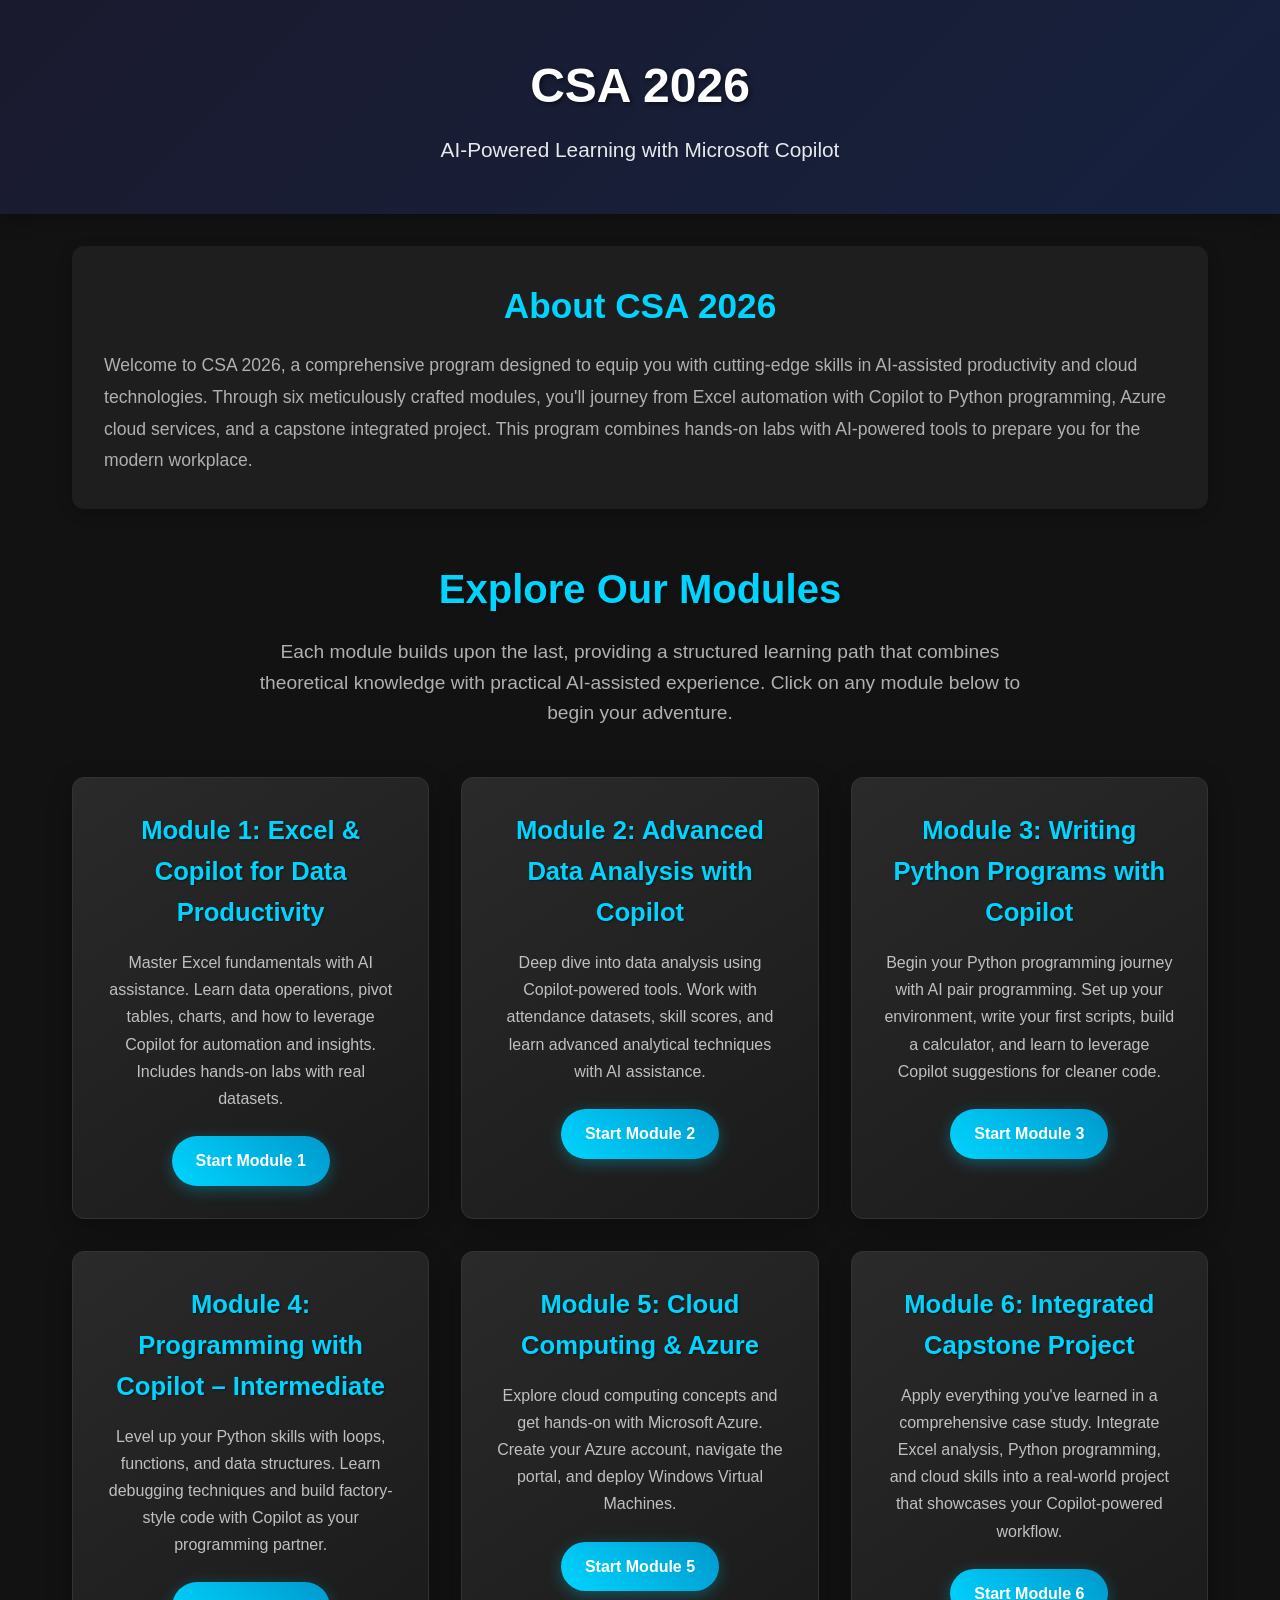
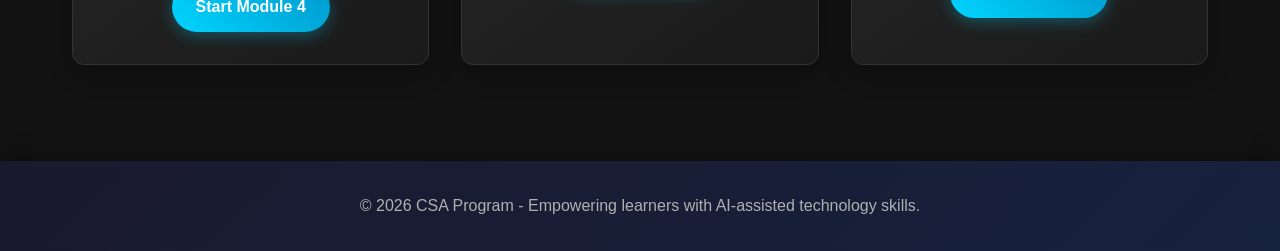
<file: index.html>
<!DOCTYPE html>
<html lang="en">
<head>
    <meta charset="UTF-8">
    <meta name="viewport" content="width=device-width, initial-scale=1.0">
    <title>CSA 2026 - AI-Powered Learning with Copilot</title>
    <link rel="stylesheet" href="styles.css">
</head>
<body>
    <header>
        <h1>CSA 2026</h1>
        <p>AI-Powered Learning with Microsoft Copilot</p>
    </header>
    <main>
        <section class="intro">
            <h2>About CSA 2026</h2>
            <p>Welcome to CSA 2026, a comprehensive program designed to equip you with cutting-edge skills in AI-assisted productivity and cloud technologies. Through six meticulously crafted modules, you'll journey from Excel automation with Copilot to Python programming, Azure cloud services, and a capstone integrated project. This program combines hands-on labs with AI-powered tools to prepare you for the modern workplace.</p>
        </section>
        <section class="hero">
            <h2>Explore Our Modules</h2>
            <p>Each module builds upon the last, providing a structured learning path that combines theoretical knowledge with practical AI-assisted experience. Click on any module below to begin your adventure.</p>
        </section>
        <section class="modules">
            <div class="module">
                <h3>Module 1: Excel & Copilot for Data Productivity</h3>
                <p>Master Excel fundamentals with AI assistance. Learn data operations, pivot tables, charts, and how to leverage Copilot for automation and insights. Includes hands-on labs with real datasets.</p>
                <a href="Content/Module 1/">Start Module 1</a>
            </div>
            <div class="module">
                <h3>Module 2: Advanced Data Analysis with Copilot</h3>
                <p>Deep dive into data analysis using Copilot-powered tools. Work with attendance datasets, skill scores, and learn advanced analytical techniques with AI assistance.</p>
                <a href="Content/Module 2/">Start Module 2</a>
            </div>
            <div class="module">
                <h3>Module 3: Writing Python Programs with Copilot</h3>
                <p>Begin your Python programming journey with AI pair programming. Set up your environment, write your first scripts, build a calculator, and learn to leverage Copilot suggestions for cleaner code.</p>
                <a href="Content/Module 3/">Start Module 3</a>
            </div>
            <div class="module">
                <h3>Module 4: Programming with Copilot – Intermediate</h3>
                <p>Level up your Python skills with loops, functions, and data structures. Learn debugging techniques and build factory-style code with Copilot as your programming partner.</p>
                <a href="Content/Module 4/">Start Module 4</a>
            </div>
            <div class="module">
                <h3>Module 5: Cloud Computing & Azure</h3>
                <p>Explore cloud computing concepts and get hands-on with Microsoft Azure. Create your Azure account, navigate the portal, and deploy Windows Virtual Machines.</p>
                <a href="Content/Module 5/">Start Module 5</a>
            </div>
            <div class="module">
                <h3>Module 6: Integrated Capstone Project</h3>
                <p>Apply everything you've learned in a comprehensive case study. Integrate Excel analysis, Python programming, and cloud skills into a real-world project that showcases your Copilot-powered workflow.</p>
                <a href="Content/Module 6/">Start Module 6</a>
            </div>
        </section>
    </main>
    <footer>
        <p>&copy; 2026 CSA Program - Empowering learners with AI-assisted technology skills.</p>
    </footer>
</body>
</html>
</file>
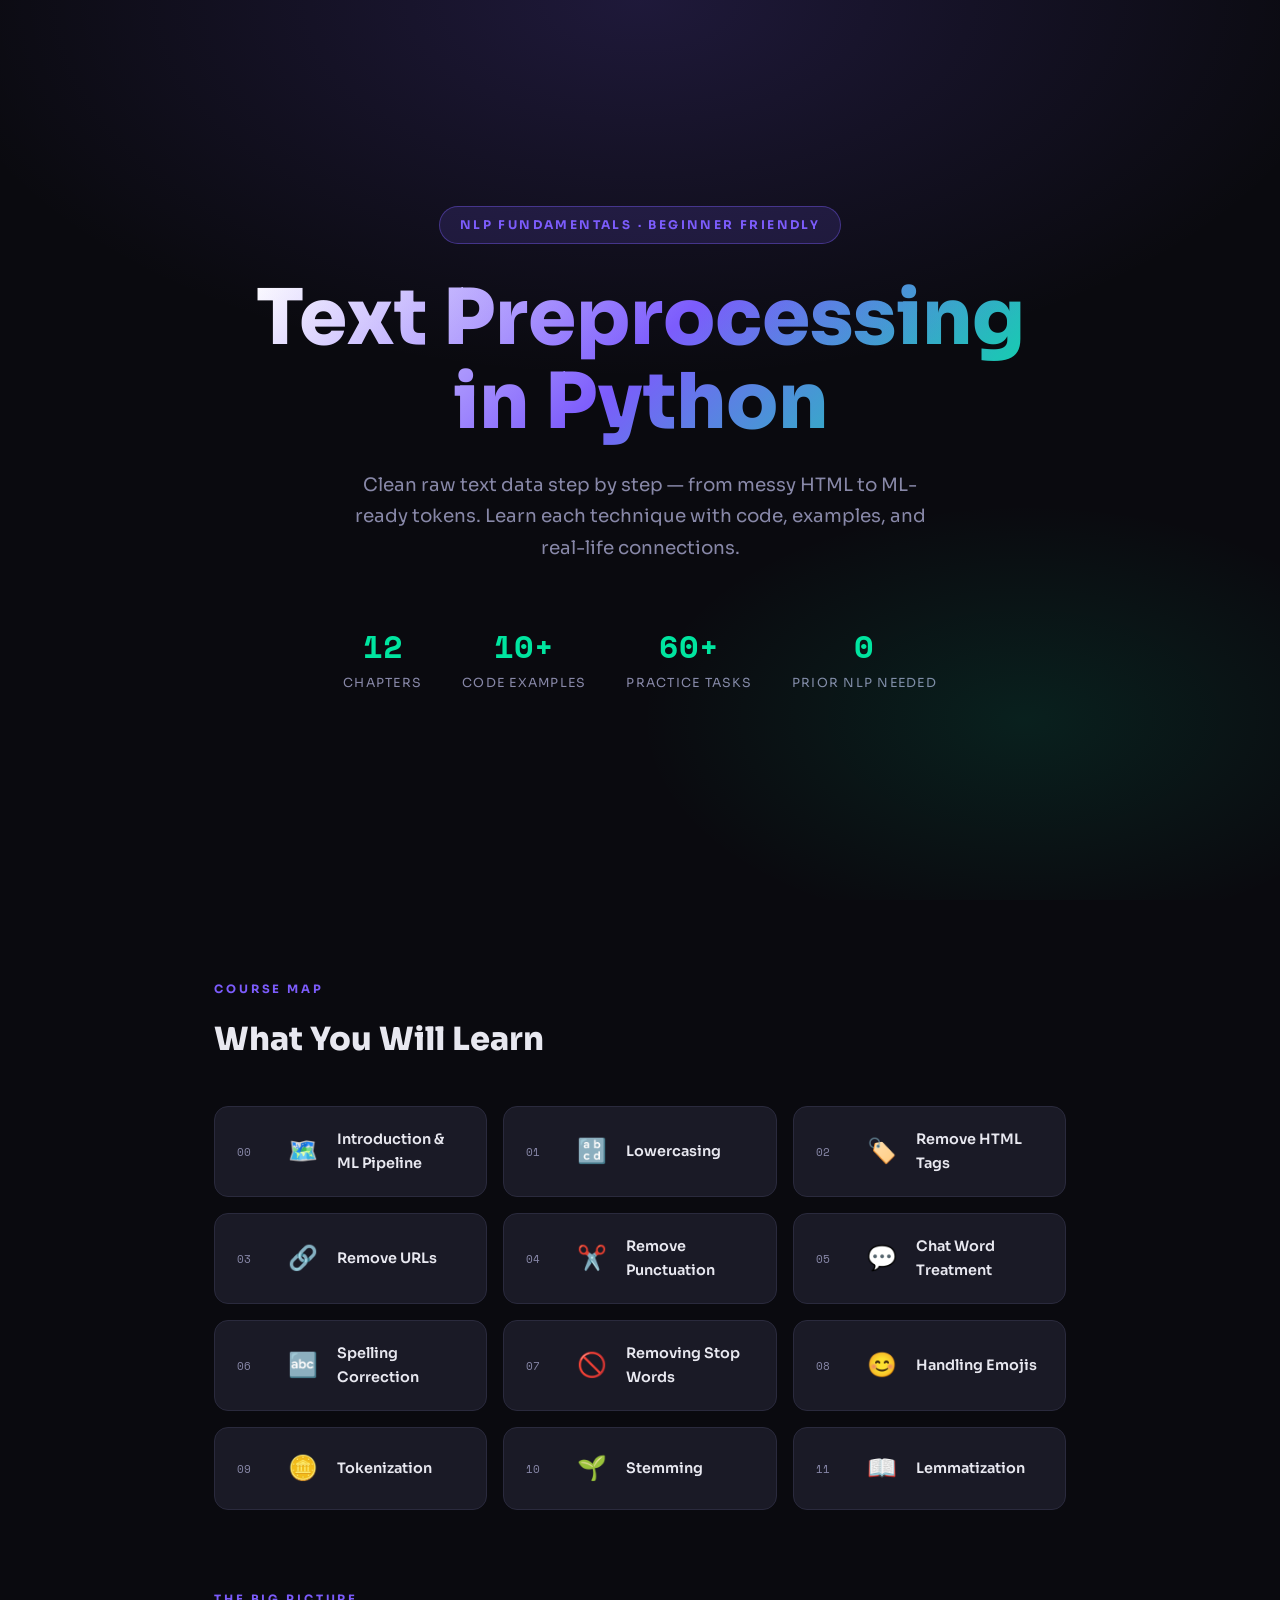
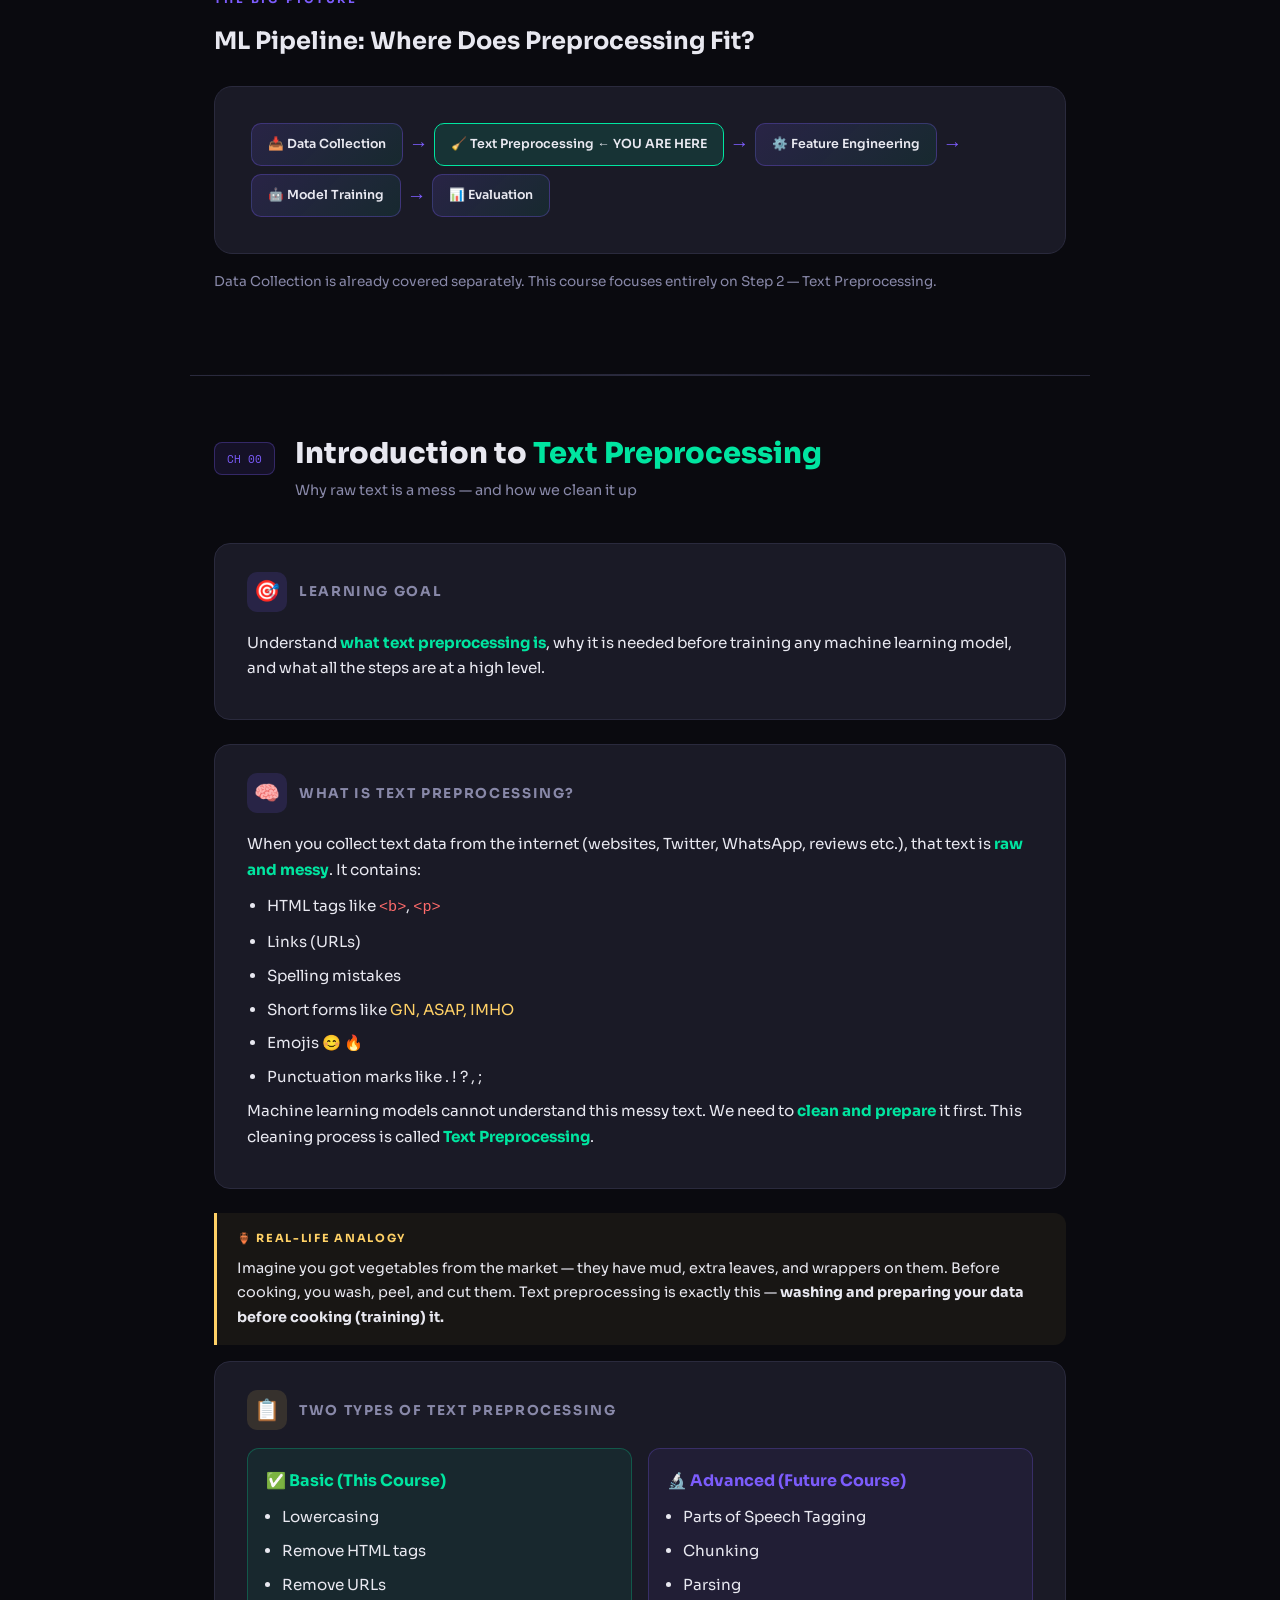
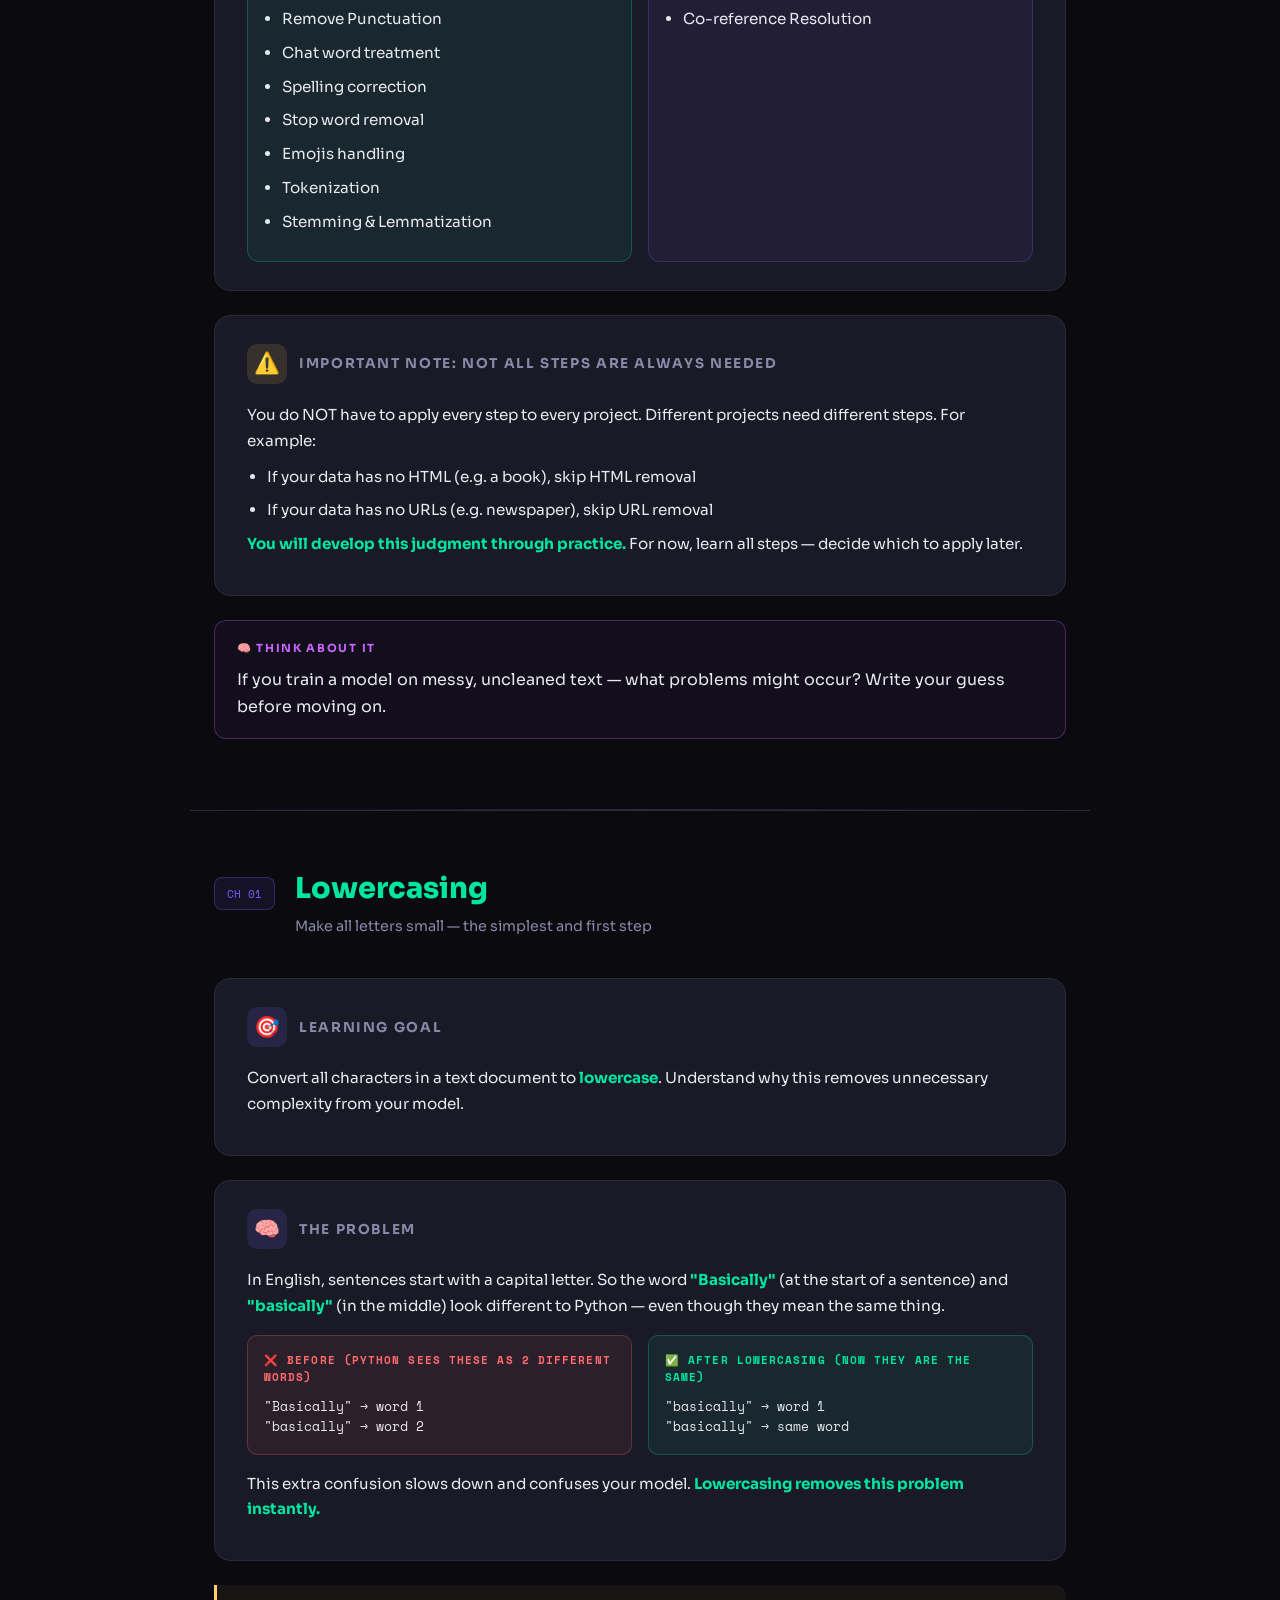
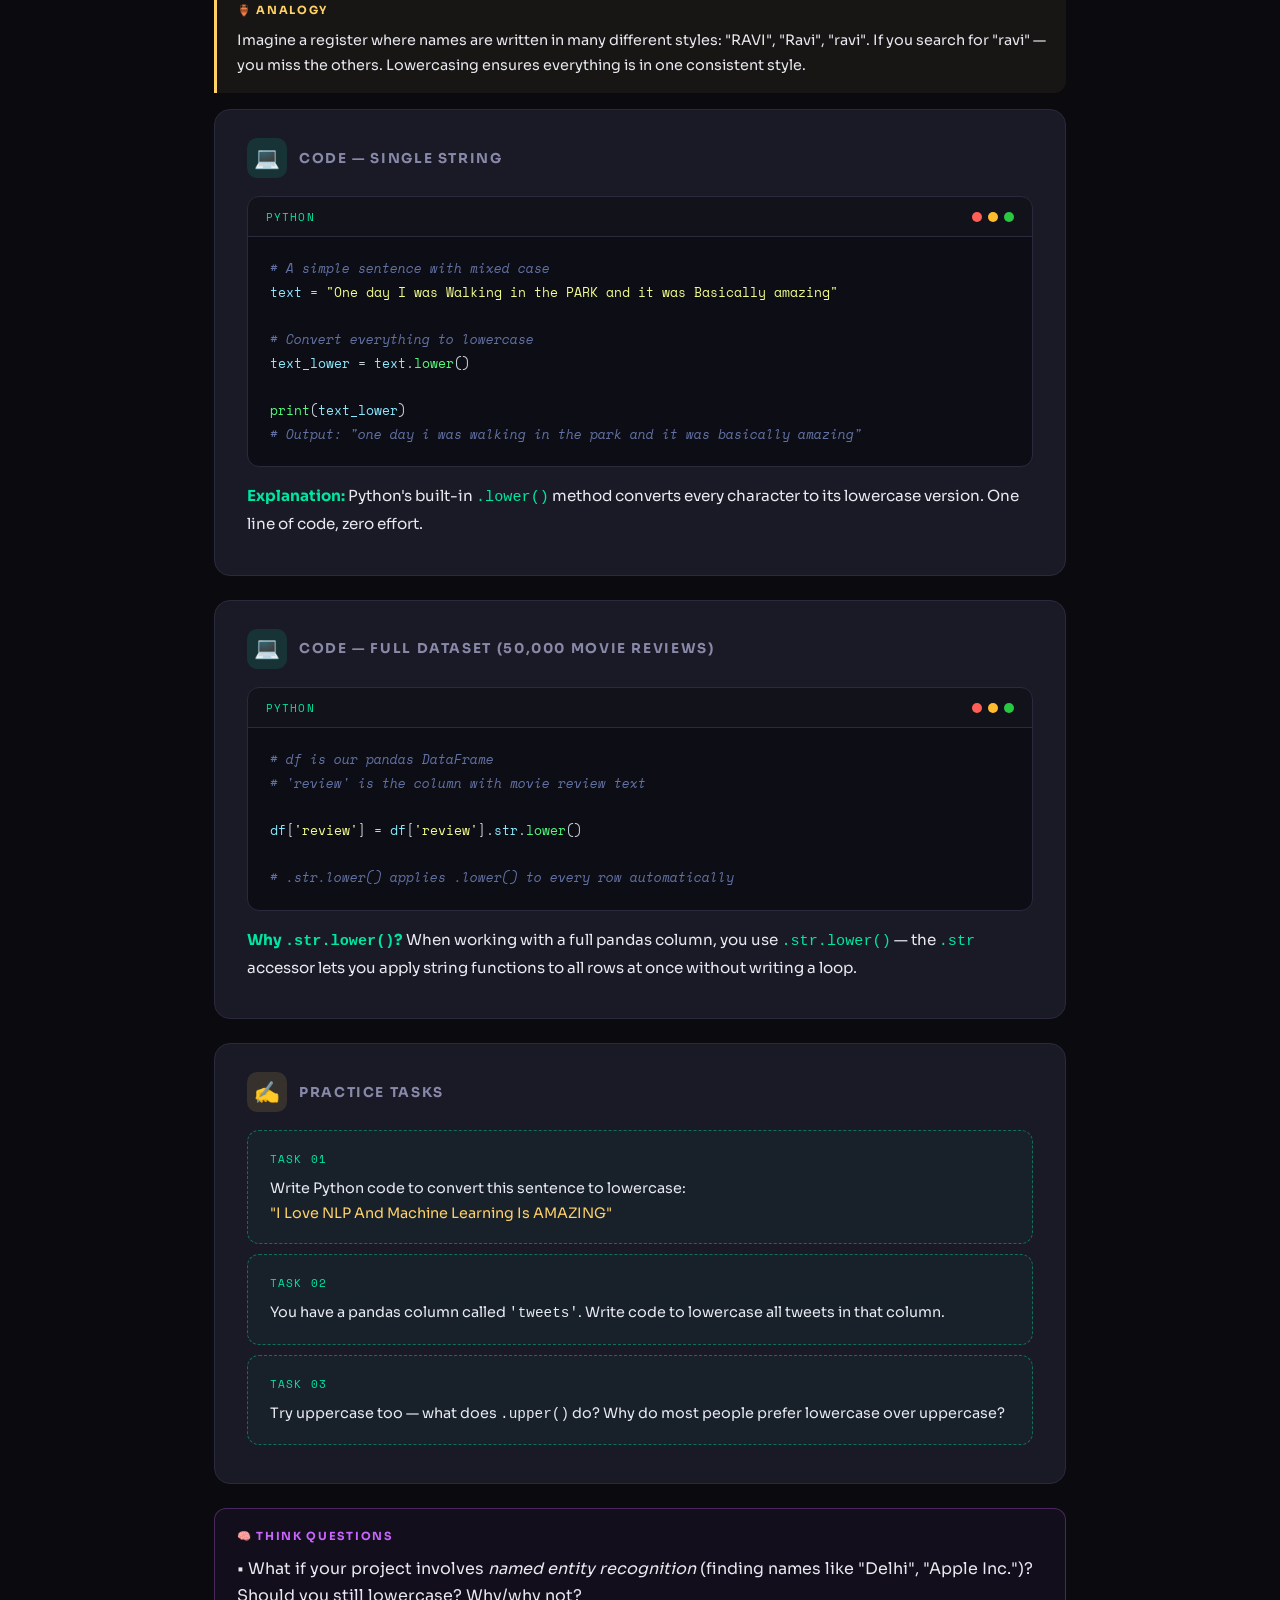
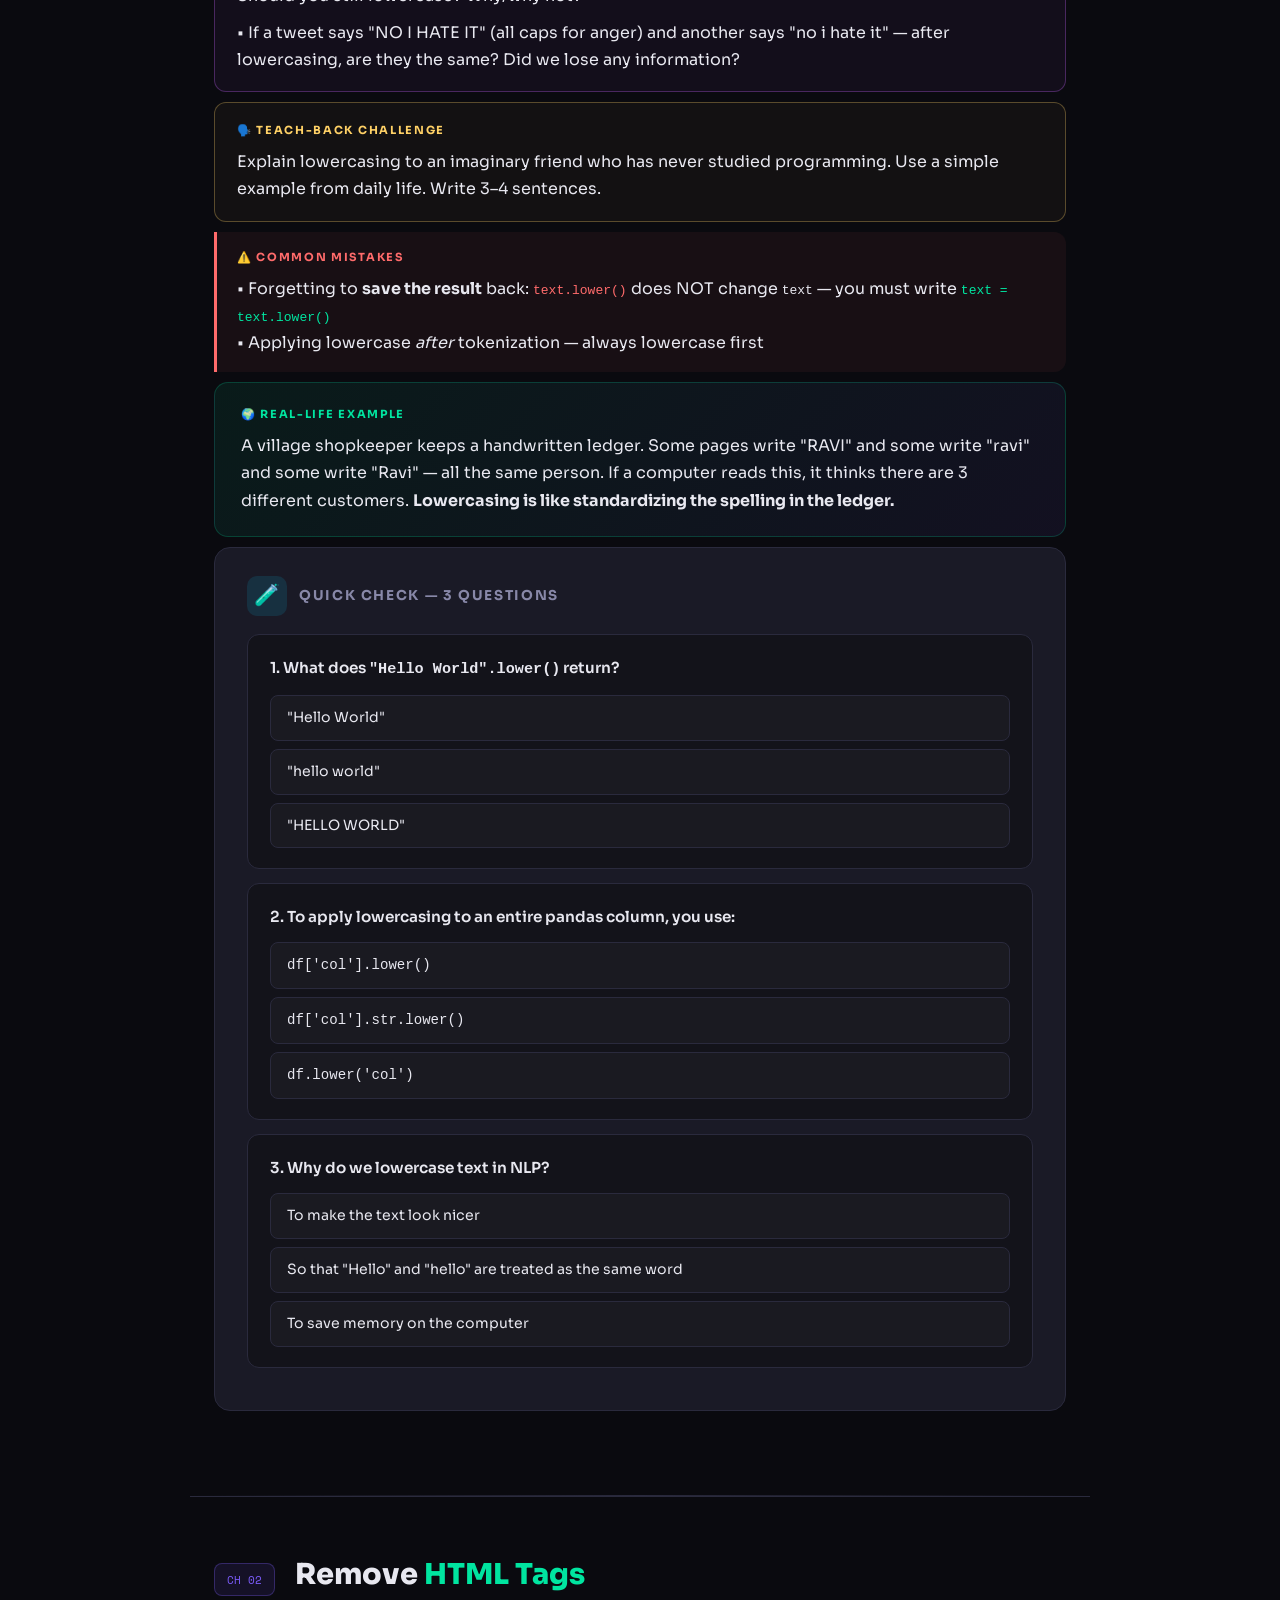
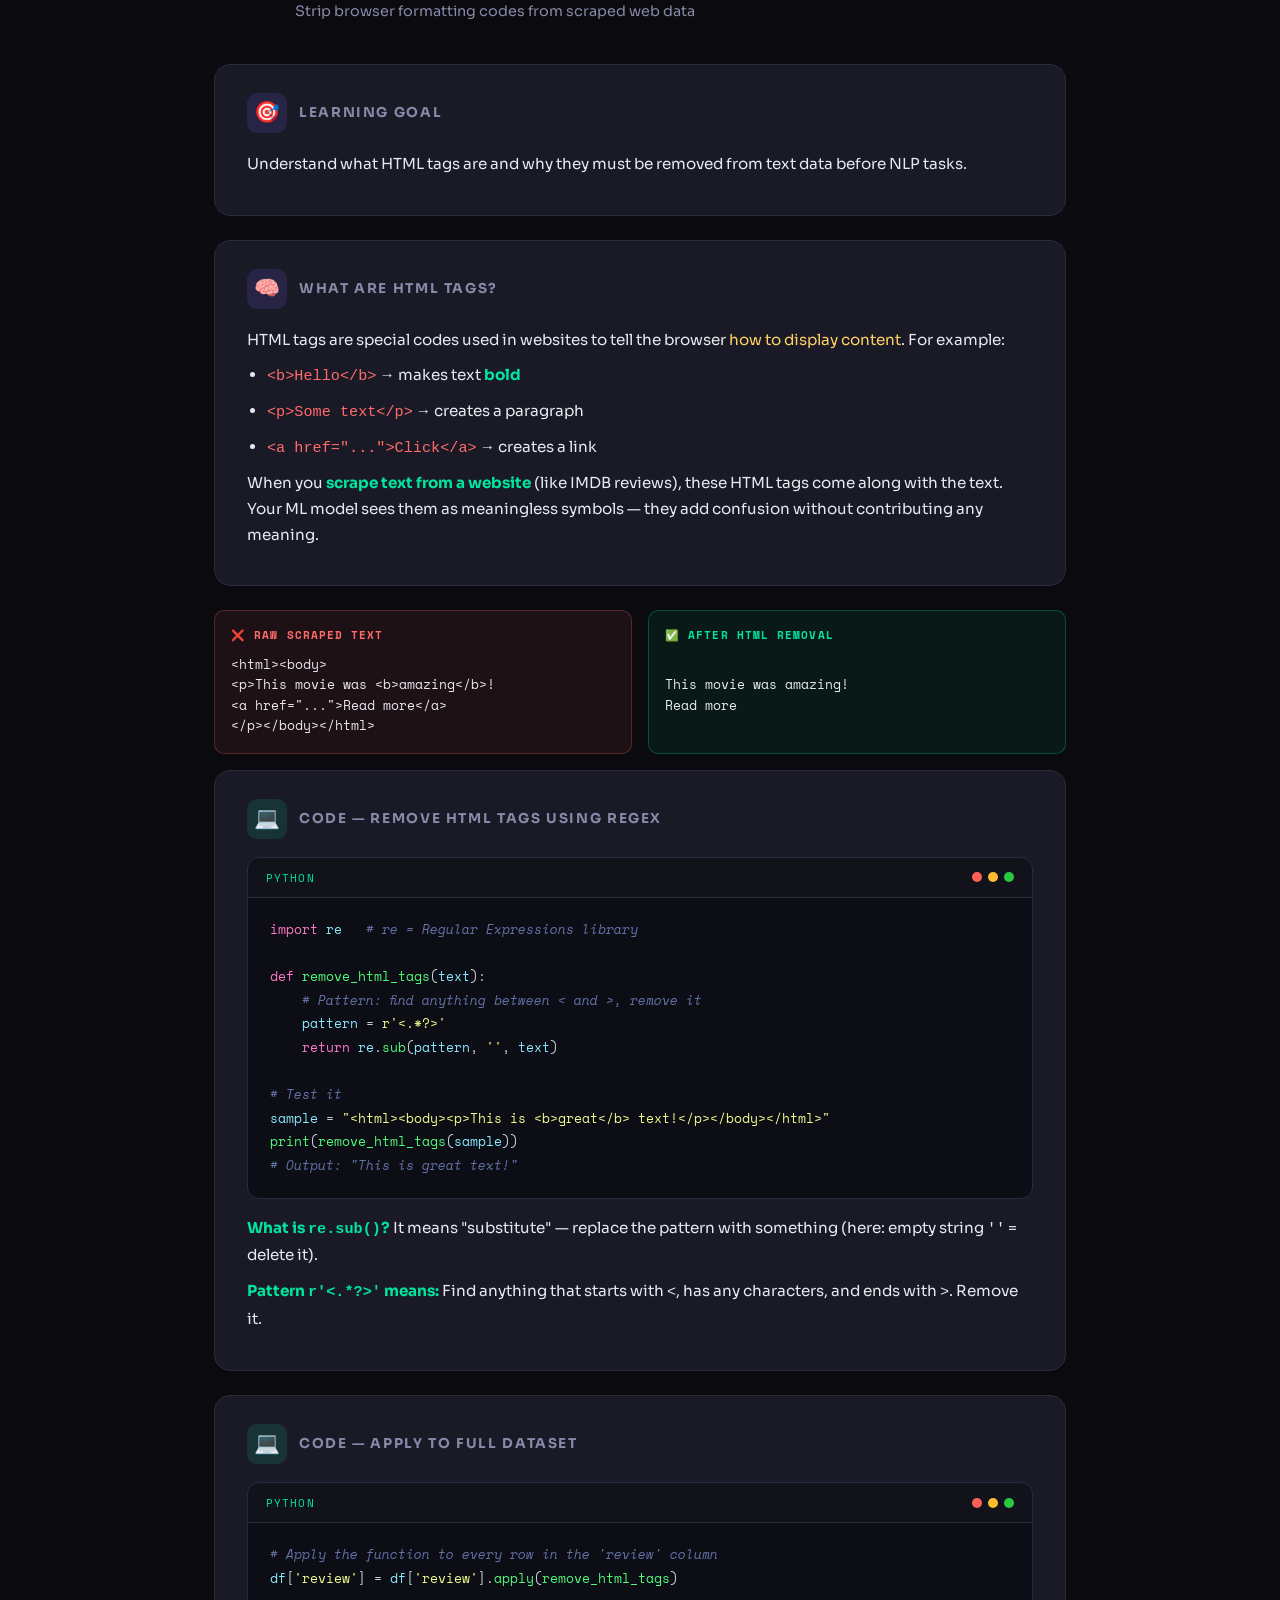
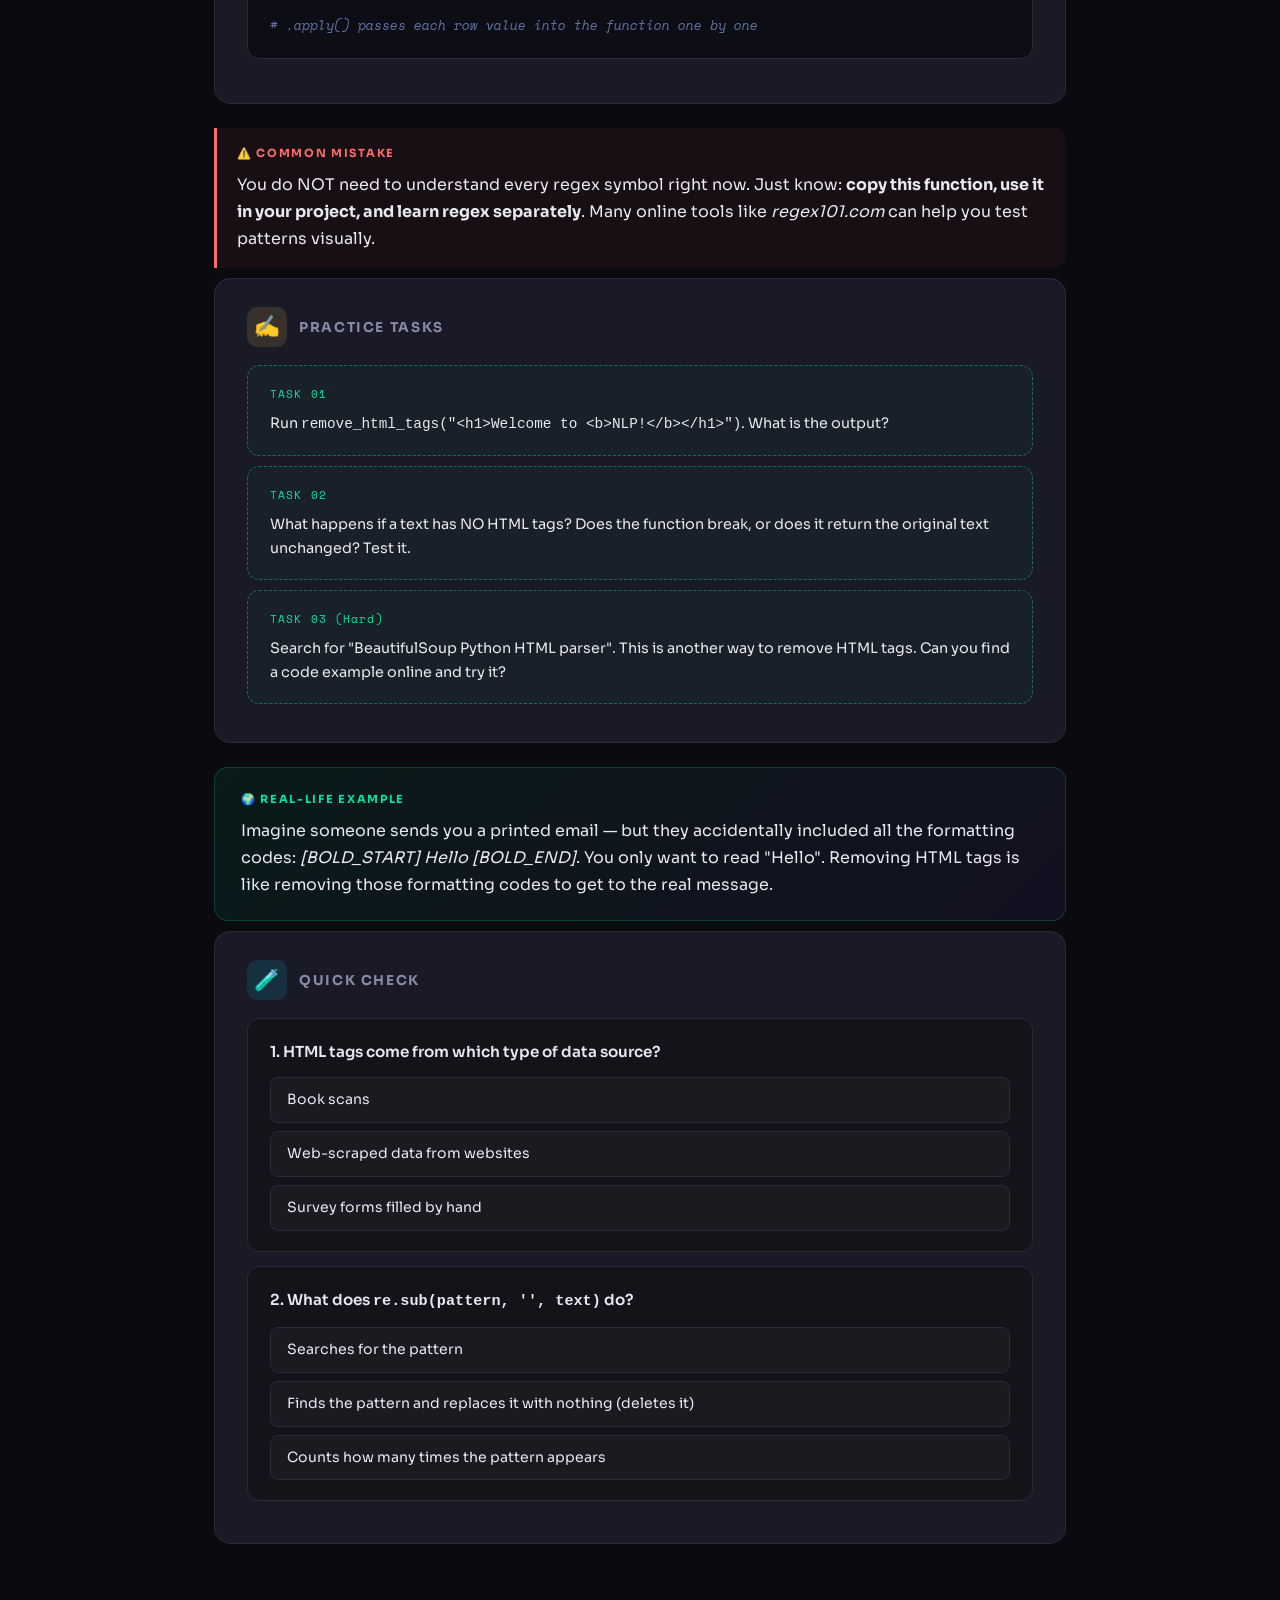
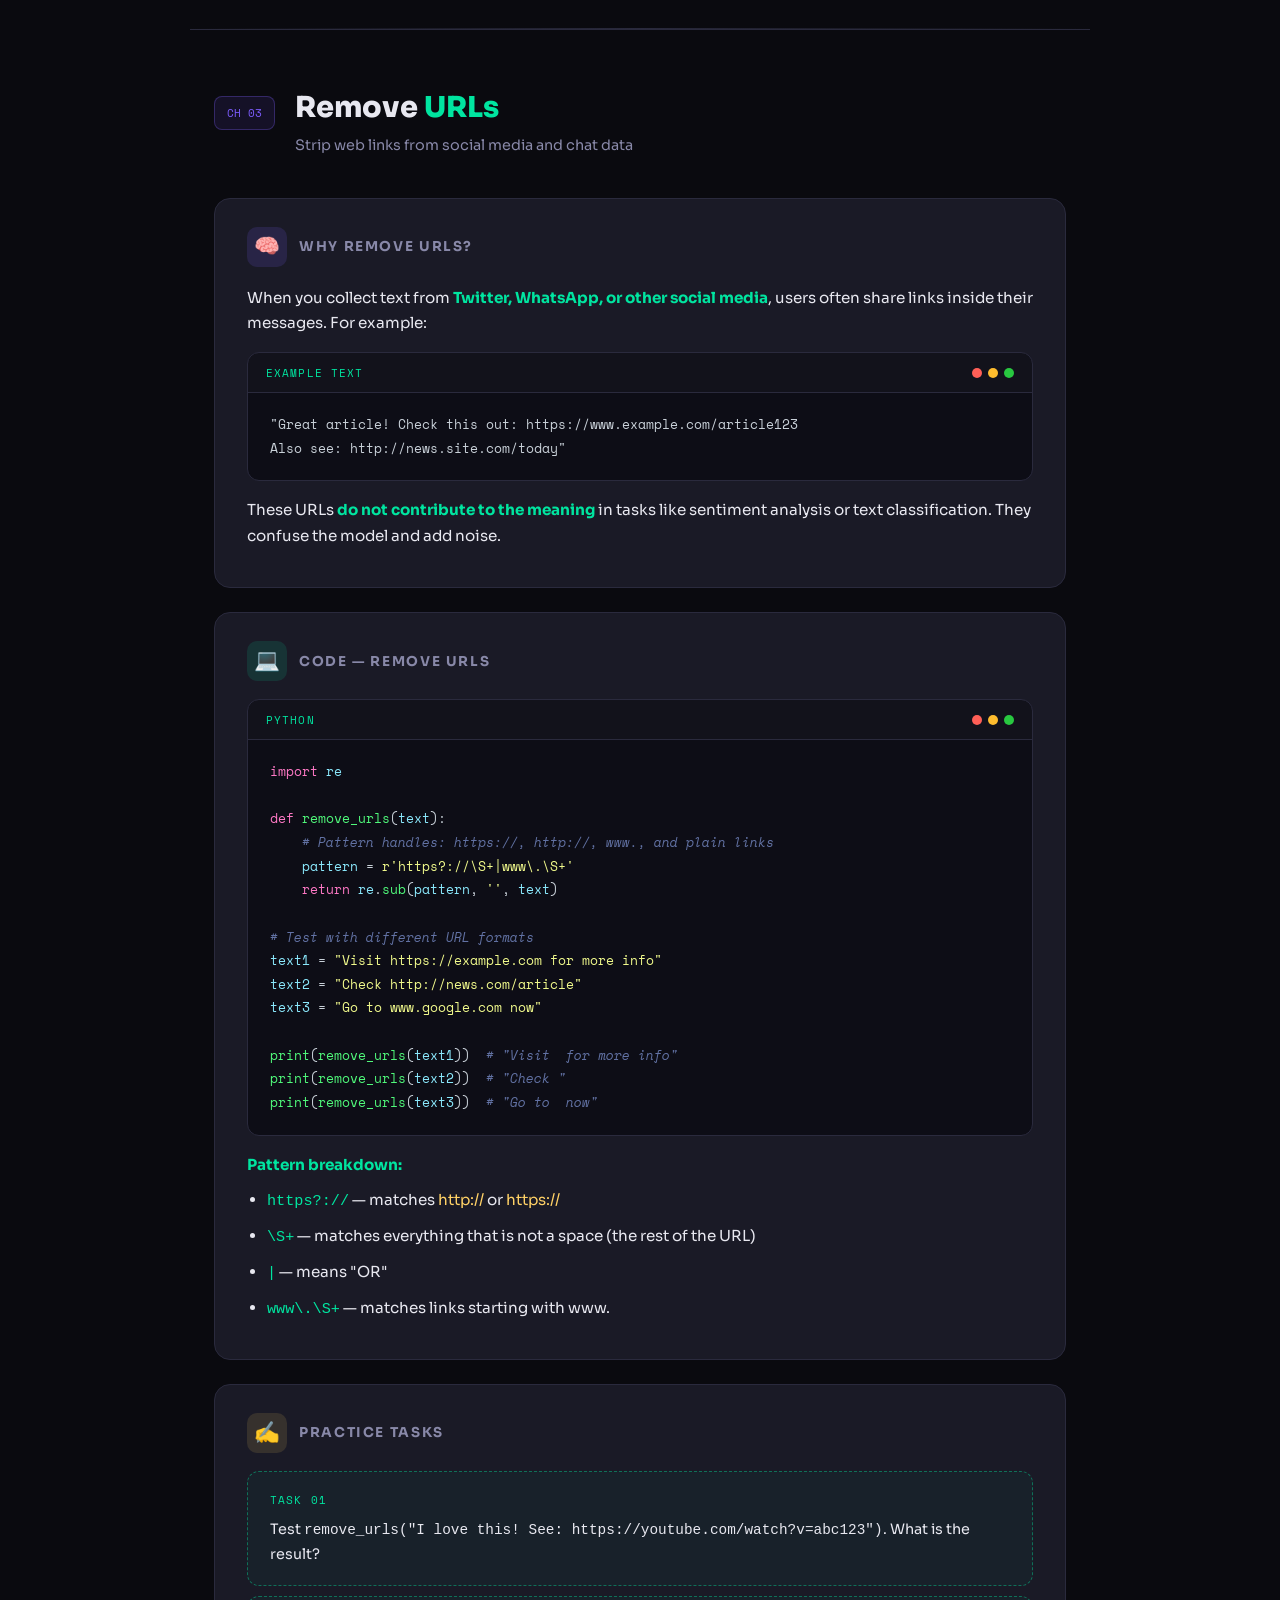
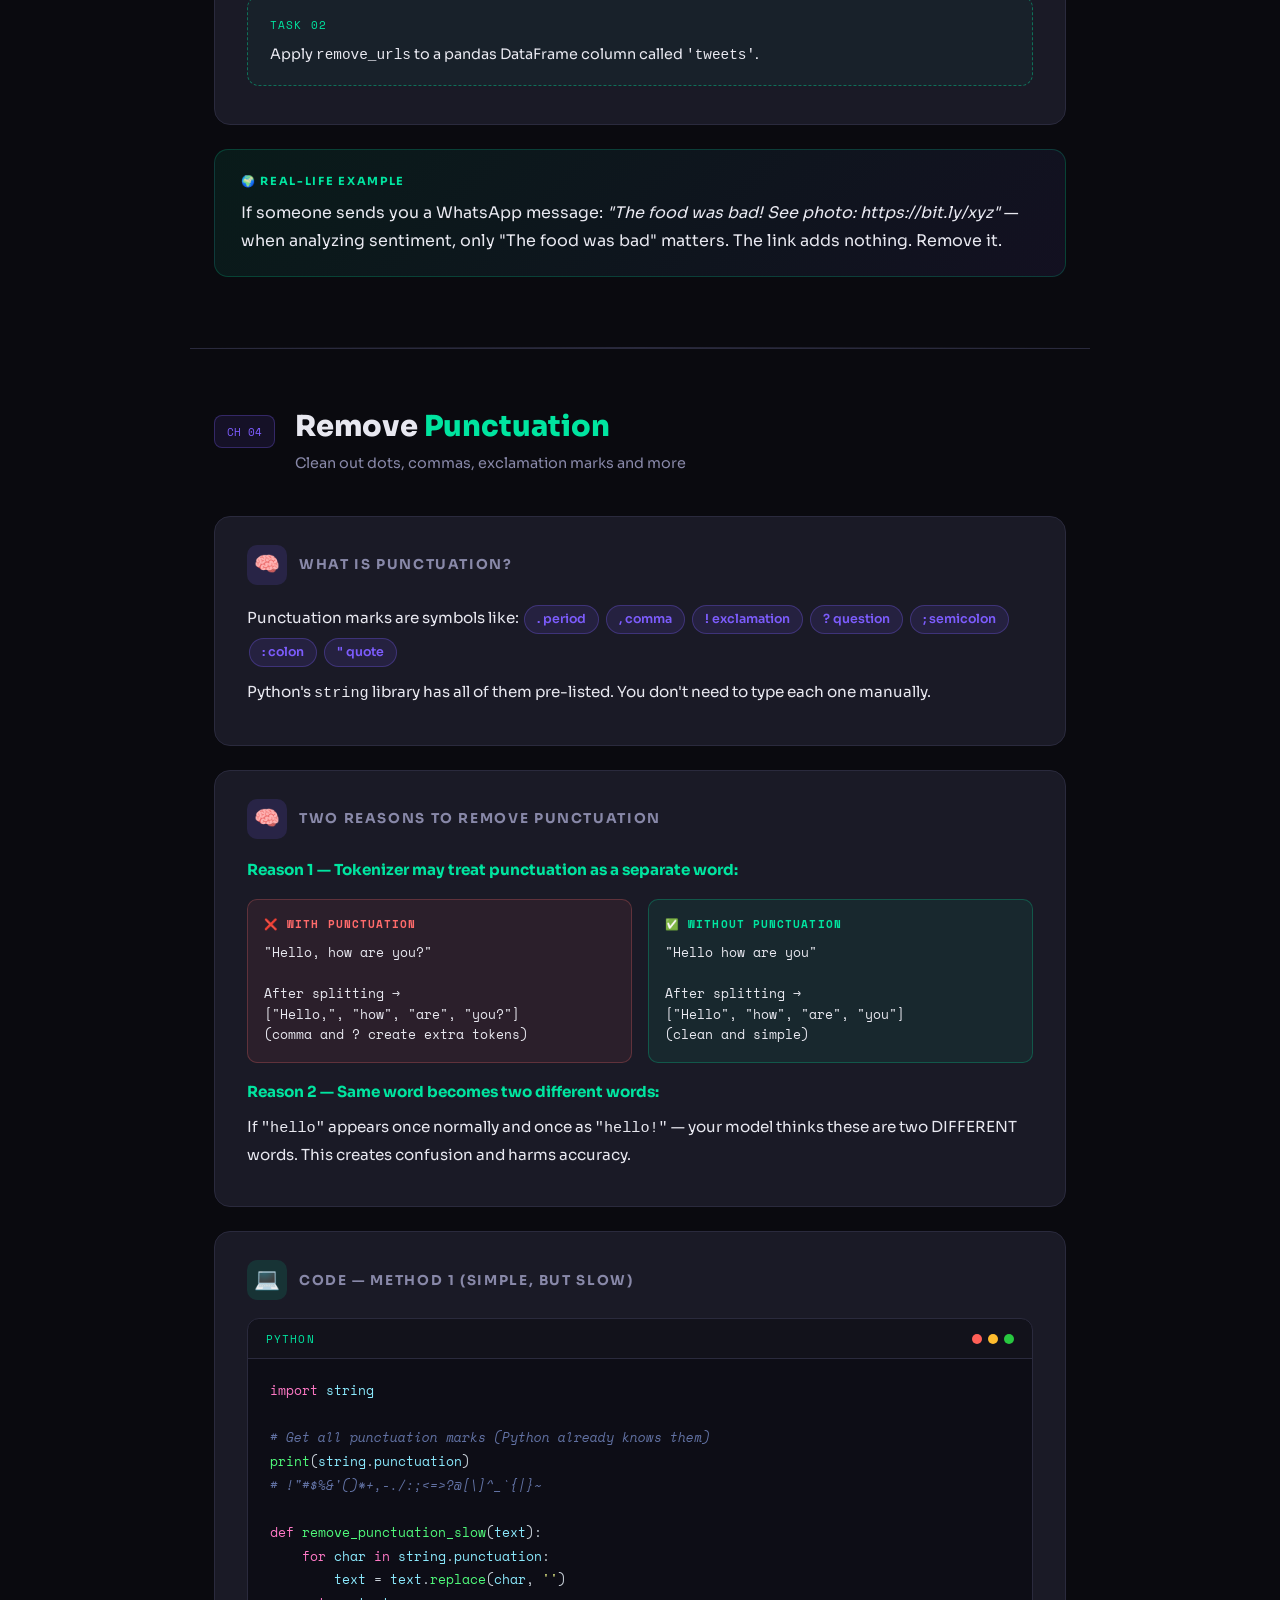
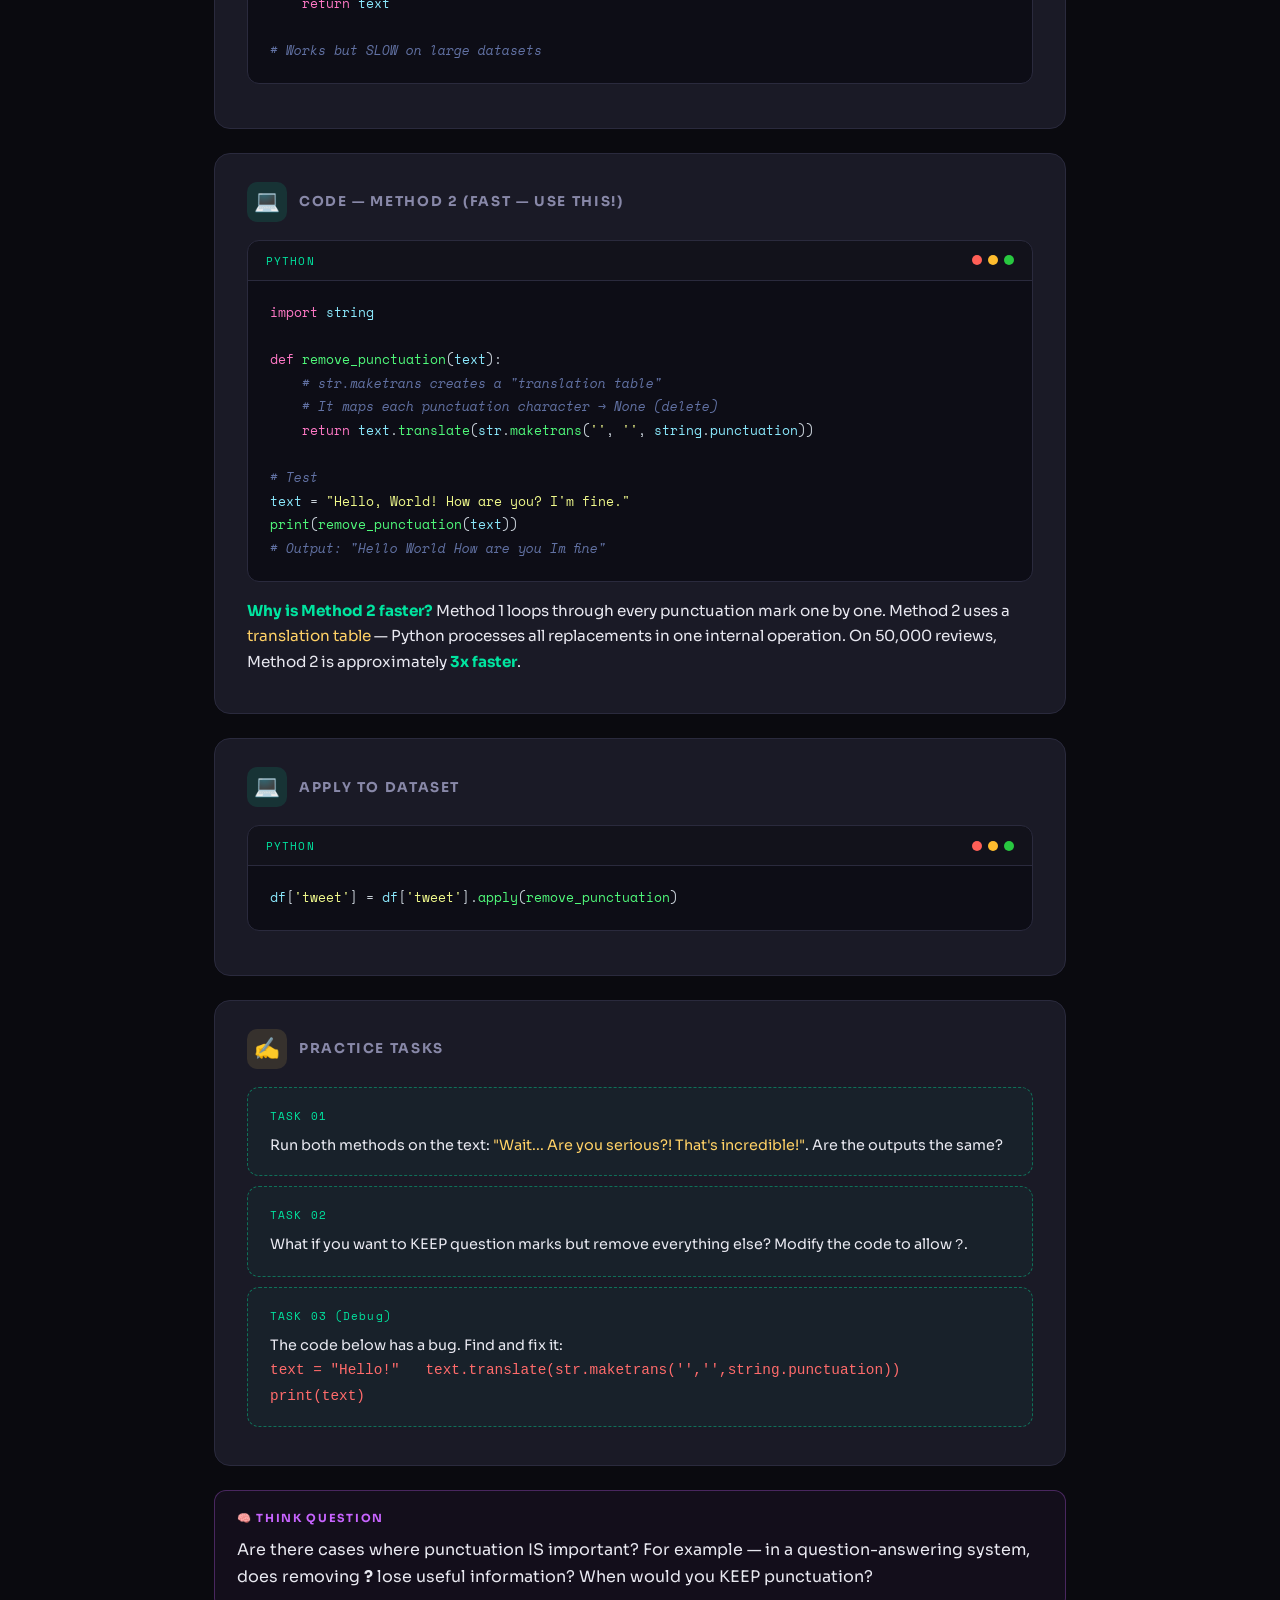
<file: 7. Natural Language Processing/Module 2/nlp_text_preprocessing_curriculum.html>
<!DOCTYPE html>
<html lang="en">
<head>
<meta charset="UTF-8">
<meta name="viewport" content="width=device-width, initial-scale=1.0">
<title>NLP Text Preprocessing — Full Curriculum</title>
<link href="https://fonts.googleapis.com/css2?family=Space+Mono:wght@400;700&family=Sora:wght@300;400;600;700;800&display=swap" rel="stylesheet">
<style>
  :root {
    --bg: #0a0a0f;
    --surface: #13131a;
    --card: #1a1a26;
    --border: #2a2a3d;
    --accent1: #7c5cfc;
    --accent2: #00e5a0;
    --accent3: #ff6b6b;
    --accent4: #ffd166;
    --text: #e8e8f0;
    --muted: #8888a8;
    --code-bg: #0d0d16;
  }

  * { margin: 0; padding: 0; box-sizing: border-box; }

  body {
    background: var(--bg);
    color: var(--text);
    font-family: 'Sora', sans-serif;
    line-height: 1.7;
    overflow-x: hidden;
  }

  /* ── HERO ── */
  .hero {
    min-height: 100vh;
    display: flex;
    flex-direction: column;
    justify-content: center;
    align-items: center;
    text-align: center;
    padding: 60px 24px;
    position: relative;
    overflow: hidden;
  }
  .hero::before {
    content: '';
    position: absolute; inset: 0;
    background:
      radial-gradient(ellipse 80% 60% at 50% 0%, rgba(124,92,252,0.18) 0%, transparent 70%),
      radial-gradient(ellipse 50% 40% at 80% 80%, rgba(0,229,160,0.10) 0%, transparent 60%);
  }
  .hero-badge {
    background: rgba(124,92,252,0.15);
    border: 1px solid rgba(124,92,252,0.4);
    color: var(--accent1);
    font-size: 0.75rem;
    font-weight: 700;
    letter-spacing: 0.2em;
    text-transform: uppercase;
    padding: 8px 20px;
    border-radius: 100px;
    margin-bottom: 32px;
    display: inline-block;
  }
  .hero h1 {
    font-size: clamp(2.4rem, 6vw, 5rem);
    font-weight: 800;
    line-height: 1.1;
    margin-bottom: 24px;
    background: linear-gradient(135deg, #fff 0%, var(--accent1) 50%, var(--accent2) 100%);
    -webkit-background-clip: text;
    -webkit-text-fill-color: transparent;
    background-clip: text;
  }
  .hero p {
    font-size: 1.15rem;
    color: var(--muted);
    max-width: 600px;
    margin: 0 auto 40px;
  }
  .hero-stats {
    display: flex;
    gap: 40px;
    flex-wrap: wrap;
    justify-content: center;
    margin-top: 16px;
  }
  .stat {
    text-align: center;
  }
  .stat-num {
    font-family: 'Space Mono', monospace;
    font-size: 2rem;
    font-weight: 700;
    color: var(--accent2);
  }
  .stat-label {
    font-size: 0.78rem;
    color: var(--muted);
    text-transform: uppercase;
    letter-spacing: 0.1em;
  }

  /* ── TOC ── */
  .toc-section {
    max-width: 900px;
    margin: 0 auto;
    padding: 80px 24px 40px;
  }
  .section-label {
    font-size: 0.72rem;
    font-weight: 700;
    letter-spacing: 0.25em;
    text-transform: uppercase;
    color: var(--accent1);
    margin-bottom: 12px;
  }
  .toc-section h2 {
    font-size: 2rem;
    font-weight: 800;
    margin-bottom: 40px;
  }
  .toc-grid {
    display: grid;
    grid-template-columns: repeat(auto-fill, minmax(260px, 1fr));
    gap: 16px;
  }
  .toc-card {
    background: var(--card);
    border: 1px solid var(--border);
    border-radius: 14px;
    padding: 20px 22px;
    display: flex;
    align-items: center;
    gap: 16px;
    cursor: pointer;
    transition: all 0.25s;
    text-decoration: none;
    color: var(--text);
  }
  .toc-card:hover {
    border-color: var(--accent1);
    transform: translateY(-2px);
    box-shadow: 0 8px 30px rgba(124,92,252,0.15);
  }
  .toc-num {
    font-family: 'Space Mono', monospace;
    font-size: 0.7rem;
    color: var(--muted);
    min-width: 32px;
  }
  .toc-icon {
    font-size: 1.5rem;
    min-width: 36px;
    text-align: center;
  }
  .toc-title { font-size: 0.9rem; font-weight: 600; }

  /* ── PIPELINE VISUAL ── */
  .pipeline-section {
    max-width: 900px;
    margin: 0 auto;
    padding: 40px 24px 80px;
  }
  .pipeline {
    display: flex;
    align-items: center;
    flex-wrap: wrap;
    gap: 0;
    padding: 32px;
    background: var(--card);
    border: 1px solid var(--border);
    border-radius: 18px;
    overflow: hidden;
  }
  .pipe-step {
    background: linear-gradient(135deg, rgba(124,92,252,0.15), rgba(0,229,160,0.08));
    border: 1px solid rgba(124,92,252,0.3);
    border-radius: 10px;
    padding: 10px 16px;
    font-size: 0.78rem;
    font-weight: 600;
    white-space: nowrap;
    margin: 4px;
  }
  .pipe-arrow {
    color: var(--accent1);
    font-size: 1.2rem;
    margin: 0 2px;
  }

  /* ── CHAPTER ── */
  .chapter {
    max-width: 900px;
    margin: 0 auto;
    padding: 60px 24px;
    border-top: 1px solid var(--border);
  }
  .chapter-header {
    display: flex;
    align-items: flex-start;
    gap: 20px;
    margin-bottom: 40px;
  }
  .chapter-number {
    font-family: 'Space Mono', monospace;
    font-size: 0.7rem;
    color: var(--accent1);
    background: rgba(124,92,252,0.1);
    border: 1px solid rgba(124,92,252,0.3);
    border-radius: 8px;
    padding: 6px 12px;
    white-space: nowrap;
    margin-top: 6px;
  }
  .chapter h2 {
    font-size: 1.8rem;
    font-weight: 800;
    line-height: 1.2;
  }
  .chapter h2 span {
    color: var(--accent2);
  }

  /* ── BLOCKS ── */
  .block {
    background: var(--card);
    border: 1px solid var(--border);
    border-radius: 16px;
    padding: 28px 32px;
    margin-bottom: 24px;
  }
  .block-header {
    display: flex;
    align-items: center;
    gap: 12px;
    margin-bottom: 18px;
  }
  .block-icon {
    font-size: 1.3rem;
    width: 40px;
    height: 40px;
    display: flex;
    align-items: center;
    justify-content: center;
    border-radius: 10px;
    flex-shrink: 0;
  }
  .icon-blue { background: rgba(124,92,252,0.15); }
  .icon-green { background: rgba(0,229,160,0.12); }
  .icon-red { background: rgba(255,107,107,0.12); }
  .icon-yellow { background: rgba(255,209,102,0.12); }
  .icon-purple { background: rgba(200,100,255,0.12); }
  .icon-cyan { background: rgba(0,200,255,0.12); }

  .block-header h3 {
    font-size: 0.85rem;
    font-weight: 700;
    letter-spacing: 0.12em;
    text-transform: uppercase;
    color: var(--muted);
  }

  .block p, .block li { font-size: 0.95rem; color: var(--text); margin-bottom: 10px; }
  .block ul, .block ol { padding-left: 20px; }
  .block li { margin-bottom: 8px; }
  .block strong { color: var(--accent2); }
  .block em { color: var(--accent4); font-style: normal; }

  /* ── CODE ── */
  .code-block {
    background: var(--code-bg);
    border: 1px solid var(--border);
    border-radius: 12px;
    margin: 16px 0;
    overflow: hidden;
  }
  .code-header {
    display: flex;
    align-items: center;
    justify-content: space-between;
    padding: 10px 18px;
    border-bottom: 1px solid var(--border);
    background: rgba(255,255,255,0.02);
  }
  .code-lang {
    font-family: 'Space Mono', monospace;
    font-size: 0.7rem;
    color: var(--accent2);
    letter-spacing: 0.1em;
  }
  .code-dots { display: flex; gap: 6px; }
  .code-dots span {
    width: 10px; height: 10px; border-radius: 50%;
  }
  .code-dots span:nth-child(1) { background: #ff5f57; }
  .code-dots span:nth-child(2) { background: #febc2e; }
  .code-dots span:nth-child(3) { background: #28c840; }
  pre {
    padding: 20px 22px;
    overflow-x: auto;
    font-family: 'Space Mono', monospace;
    font-size: 0.82rem;
    line-height: 1.8;
    color: #c9d1d9;
  }
  .kw { color: #ff79c6; }
  .fn { color: #50fa7b; }
  .str { color: #f1fa8c; }
  .cm { color: #6272a4; font-style: italic; }
  .num { color: #bd93f9; }
  .var { color: #8be9fd; }

  /* ── COMPARISON TABLE ── */
  .compare-table {
    width: 100%;
    border-collapse: collapse;
    font-size: 0.88rem;
    margin-top: 16px;
  }
  .compare-table th {
    background: rgba(124,92,252,0.15);
    color: var(--accent1);
    padding: 12px 16px;
    text-align: left;
    font-size: 0.75rem;
    letter-spacing: 0.1em;
    text-transform: uppercase;
  }
  .compare-table td {
    padding: 12px 16px;
    border-bottom: 1px solid var(--border);
    vertical-align: top;
  }
  .compare-table tr:last-child td { border-bottom: none; }
  .compare-table tr:hover td { background: rgba(255,255,255,0.02); }
  .tag-before { color: var(--accent3); font-family: 'Space Mono', monospace; font-size: 0.8rem; }
  .tag-after { color: var(--accent2); font-family: 'Space Mono', monospace; font-size: 0.8rem; }

  /* ── QUIZ ── */
  .quiz-q {
    background: var(--surface);
    border: 1px solid var(--border);
    border-radius: 12px;
    padding: 20px 22px;
    margin-bottom: 14px;
  }
  .quiz-q p { font-weight: 600; margin-bottom: 12px; color: var(--text); }
  .quiz-options { display: flex; flex-direction: column; gap: 8px; }
  .quiz-option {
    background: rgba(255,255,255,0.03);
    border: 1px solid var(--border);
    border-radius: 8px;
    padding: 10px 16px;
    cursor: pointer;
    font-size: 0.88rem;
    transition: all 0.2s;
  }
  .quiz-option:hover { border-color: var(--accent1); background: rgba(124,92,252,0.08); }
  .quiz-option.correct { border-color: var(--accent2); background: rgba(0,229,160,0.1); color: var(--accent2); }
  .quiz-option.wrong { border-color: var(--accent3); background: rgba(255,107,107,0.08); color: var(--accent3); }

  /* ── ANALOGY CARD ── */
  .analogy-card {
    border-left: 3px solid var(--accent4);
    padding: 16px 20px;
    background: rgba(255,209,102,0.06);
    border-radius: 0 12px 12px 0;
    margin: 16px 0;
  }
  .analogy-card .label {
    font-size: 0.7rem;
    font-weight: 700;
    letter-spacing: 0.15em;
    text-transform: uppercase;
    color: var(--accent4);
    margin-bottom: 8px;
  }
  .analogy-card p { font-size: 0.9rem; color: var(--text); margin: 0; }

  /* ── MISTAKE BOX ── */
  .mistake-box {
    border-left: 3px solid var(--accent3);
    padding: 16px 20px;
    background: rgba(255,107,107,0.06);
    border-radius: 0 12px 12px 0;
    margin: 10px 0;
  }
  .mistake-box .label {
    font-size: 0.7rem;
    font-weight: 700;
    letter-spacing: 0.15em;
    text-transform: uppercase;
    color: var(--accent3);
    margin-bottom: 8px;
  }

  /* ── TASK CARD ── */
  .task-card {
    border: 1px dashed rgba(0,229,160,0.4);
    border-radius: 12px;
    padding: 18px 22px;
    background: rgba(0,229,160,0.04);
    margin: 10px 0;
  }
  .task-card .task-num {
    font-family: 'Space Mono', monospace;
    font-size: 0.7rem;
    color: var(--accent2);
    margin-bottom: 8px;
    letter-spacing: 0.1em;
  }
  .task-card p { font-size: 0.9rem; margin: 0; }

  /* ── THINK BOX ── */
  .think-box {
    border: 1px solid rgba(200,100,255,0.3);
    border-radius: 12px;
    padding: 18px 22px;
    background: rgba(200,100,255,0.05);
    margin: 10px 0;
  }
  .think-box .think-label {
    font-size: 0.7rem;
    font-weight: 700;
    letter-spacing: 0.15em;
    text-transform: uppercase;
    color: #c864ff;
    margin-bottom: 8px;
  }

  /* ── TEACHBACK ── */
  .teachback {
    border: 1px solid rgba(255,209,102,0.3);
    border-radius: 12px;
    padding: 18px 22px;
    background: rgba(255,209,102,0.04);
    margin: 10px 0;
  }
  .teachback .tb-label {
    font-size: 0.7rem;
    font-weight: 700;
    letter-spacing: 0.15em;
    text-transform: uppercase;
    color: var(--accent4);
    margin-bottom: 8px;
  }

  /* ── REAL LIFE ── */
  .reallife-card {
    background: linear-gradient(135deg, rgba(0,229,160,0.08), rgba(124,92,252,0.08));
    border: 1px solid rgba(0,229,160,0.2);
    border-radius: 14px;
    padding: 22px 26px;
    margin: 10px 0;
  }
  .reallife-card .rl-label {
    font-size: 0.7rem;
    font-weight: 700;
    letter-spacing: 0.15em;
    text-transform: uppercase;
    color: var(--accent2);
    margin-bottom: 8px;
  }

  /* ── BEFORE/AFTER ── */
  .ba-grid {
    display: grid;
    grid-template-columns: 1fr 1fr;
    gap: 16px;
    margin: 16px 0;
  }
  .ba-box {
    border-radius: 10px;
    padding: 16px;
    font-family: 'Space Mono', monospace;
    font-size: 0.8rem;
    line-height: 1.6;
  }
  .ba-before { background: rgba(255,107,107,0.08); border: 1px solid rgba(255,107,107,0.25); }
  .ba-after { background: rgba(0,229,160,0.07); border: 1px solid rgba(0,229,160,0.25); }
  .ba-label { font-size: 0.68rem; font-weight: 700; letter-spacing: 0.1em; text-transform: uppercase; margin-bottom: 10px; }
  .ba-before .ba-label { color: var(--accent3); }
  .ba-after .ba-label { color: var(--accent2); }

  /* ── DIVIDER ── */
  .divider {
    max-width: 900px;
    margin: 0 auto;
    height: 1px;
    background: linear-gradient(90deg, transparent, var(--border), transparent);
  }

  /* ── FOOTER ── */
  footer {
    text-align: center;
    padding: 60px 24px 40px;
    color: var(--muted);
    font-size: 0.8rem;
  }

  /* ── HIGHLIGHT ── */
  .pill {
    display: inline-block;
    background: rgba(124,92,252,0.12);
    border: 1px solid rgba(124,92,252,0.3);
    color: var(--accent1);
    font-size: 0.78rem;
    font-weight: 600;
    padding: 3px 12px;
    border-radius: 100px;
    margin: 2px;
  }
  .pill-green {
    background: rgba(0,229,160,0.1);
    border-color: rgba(0,229,160,0.3);
    color: var(--accent2);
  }
  .pill-red {
    background: rgba(255,107,107,0.1);
    border-color: rgba(255,107,107,0.3);
    color: var(--accent3);
  }

  @media (max-width: 600px) {
    .ba-grid { grid-template-columns: 1fr; }
    .block { padding: 20px; }
    .chapter { padding: 40px 16px; }
  }
</style>
</head>
<body>

<!-- ═══════════════════════════ HERO ═══════════════════════════ -->
<section class="hero">
  <div class="hero-badge">NLP Fundamentals · Beginner Friendly</div>
  <h1>Text Preprocessing<br>in Python</h1>
  <p>Clean raw text data step by step — from messy HTML to ML-ready tokens. Learn each technique with code, examples, and real-life connections.</p>
  <div class="hero-stats">
    <div class="stat"><div class="stat-num">12</div><div class="stat-label">Chapters</div></div>
    <div class="stat"><div class="stat-num">10+</div><div class="stat-label">Code Examples</div></div>
    <div class="stat"><div class="stat-num">60+</div><div class="stat-label">Practice Tasks</div></div>
    <div class="stat"><div class="stat-num">0</div><div class="stat-label">Prior NLP Needed</div></div>
  </div>
</section>

<!-- ═══════════════════════════ TABLE OF CONTENTS ═══════════════════════════ -->
<section class="toc-section">
  <div class="section-label">Course Map</div>
  <h2>What You Will Learn</h2>
  <div class="toc-grid">
    <a class="toc-card" href="#ch0"><span class="toc-num">00</span><span class="toc-icon">🗺️</span><span class="toc-title">Introduction & ML Pipeline</span></a>
    <a class="toc-card" href="#ch1"><span class="toc-num">01</span><span class="toc-icon">🔡</span><span class="toc-title">Lowercasing</span></a>
    <a class="toc-card" href="#ch2"><span class="toc-num">02</span><span class="toc-icon">🏷️</span><span class="toc-title">Remove HTML Tags</span></a>
    <a class="toc-card" href="#ch3"><span class="toc-num">03</span><span class="toc-icon">🔗</span><span class="toc-title">Remove URLs</span></a>
    <a class="toc-card" href="#ch4"><span class="toc-num">04</span><span class="toc-icon">✂️</span><span class="toc-title">Remove Punctuation</span></a>
    <a class="toc-card" href="#ch5"><span class="toc-num">05</span><span class="toc-icon">💬</span><span class="toc-title">Chat Word Treatment</span></a>
    <a class="toc-card" href="#ch6"><span class="toc-num">06</span><span class="toc-icon">🔤</span><span class="toc-title">Spelling Correction</span></a>
    <a class="toc-card" href="#ch7"><span class="toc-num">07</span><span class="toc-icon">🚫</span><span class="toc-title">Removing Stop Words</span></a>
    <a class="toc-card" href="#ch8"><span class="toc-num">08</span><span class="toc-icon">😊</span><span class="toc-title">Handling Emojis</span></a>
    <a class="toc-card" href="#ch9"><span class="toc-num">09</span><span class="toc-icon">🪙</span><span class="toc-title">Tokenization</span></a>
    <a class="toc-card" href="#ch10"><span class="toc-num">10</span><span class="toc-icon">🌱</span><span class="toc-title">Stemming</span></a>
    <a class="toc-card" href="#ch11"><span class="toc-num">11</span><span class="toc-icon">📖</span><span class="toc-title">Lemmatization</span></a>
  </div>
</section>

<!-- ═══════════════════════════ PIPELINE VISUAL ═══════════════════════════ -->
<section class="pipeline-section">
  <div class="section-label">The Big Picture</div>
  <h2 style="margin-bottom:24px; font-size:1.5rem;">ML Pipeline: Where Does Preprocessing Fit?</h2>
  <div class="pipeline">
    <div class="pipe-step">📥 Data Collection</div>
    <div class="pipe-arrow">→</div>
    <div class="pipe-step" style="border-color:var(--accent2); background:rgba(0,229,160,0.12);">🧹 Text Preprocessing ← YOU ARE HERE</div>
    <div class="pipe-arrow">→</div>
    <div class="pipe-step">⚙️ Feature Engineering</div>
    <div class="pipe-arrow">→</div>
    <div class="pipe-step">🤖 Model Training</div>
    <div class="pipe-arrow">→</div>
    <div class="pipe-step">📊 Evaluation</div>
  </div>
  <p style="color:var(--muted); font-size:0.85rem; margin-top:16px;">Data Collection is already covered separately. This course focuses entirely on Step 2 — Text Preprocessing.</p>
</section>

<div class="divider"></div>

<!-- ═══════════════════════════ CHAPTER 0 ═══════════════════════════ -->
<section class="chapter" id="ch0">
  <div class="chapter-header">
    <div class="chapter-number">CH 00</div>
    <div>
      <h2>Introduction to <span>Text Preprocessing</span></h2>
      <p style="color:var(--muted); font-size:0.9rem; margin-top:8px;">Why raw text is a mess — and how we clean it up</p>
    </div>
  </div>

  <div class="block">
    <div class="block-header">
      <div class="block-icon icon-blue">🎯</div>
      <h3>Learning Goal</h3>
    </div>
    <p>Understand <strong>what text preprocessing is</strong>, why it is needed before training any machine learning model, and what all the steps are at a high level.</p>
  </div>

  <div class="block">
    <div class="block-header">
      <div class="block-icon icon-blue">🧠</div>
      <h3>What is Text Preprocessing?</h3>
    </div>
    <p>When you collect text data from the internet (websites, Twitter, WhatsApp, reviews etc.), that text is <strong>raw and messy</strong>. It contains:</p>
    <ul>
      <li>HTML tags like <code style="color:var(--accent3)">&lt;b&gt;</code>, <code style="color:var(--accent3)">&lt;p&gt;</code></li>
      <li>Links (URLs)</li>
      <li>Spelling mistakes</li>
      <li>Short forms like <em>GN, ASAP, IMHO</em></li>
      <li>Emojis 😊 🔥</li>
      <li>Punctuation marks like . ! ? , ;</li>
    </ul>
    <p>Machine learning models cannot understand this messy text. We need to <strong>clean and prepare</strong> it first. This cleaning process is called <strong>Text Preprocessing</strong>.</p>
  </div>

  <div class="analogy-card">
    <div class="label">🏺 Real-Life Analogy</div>
    <p>Imagine you got vegetables from the market — they have mud, extra leaves, and wrappers on them. Before cooking, you wash, peel, and cut them. Text preprocessing is exactly this — <strong>washing and preparing your data before cooking (training) it.</strong></p>
  </div>

  <div class="block">
    <div class="block-header">
      <div class="block-icon icon-yellow">📋</div>
      <h3>Two Types of Text Preprocessing</h3>
    </div>
    <div style="display:grid; grid-template-columns:1fr 1fr; gap:16px;">
      <div style="background:rgba(0,229,160,0.07); border:1px solid rgba(0,229,160,0.25); border-radius:12px; padding:18px;">
        <div style="color:var(--accent2); font-weight:700; margin-bottom:10px;">✅ Basic (This Course)</div>
        <ul style="font-size:0.88rem; padding-left:16px;">
          <li>Lowercasing</li>
          <li>Remove HTML tags</li>
          <li>Remove URLs</li>
          <li>Remove Punctuation</li>
          <li>Chat word treatment</li>
          <li>Spelling correction</li>
          <li>Stop word removal</li>
          <li>Emojis handling</li>
          <li>Tokenization</li>
          <li>Stemming & Lemmatization</li>
        </ul>
      </div>
      <div style="background:rgba(124,92,252,0.07); border:1px solid rgba(124,92,252,0.25); border-radius:12px; padding:18px;">
        <div style="color:var(--accent1); font-weight:700; margin-bottom:10px;">🔬 Advanced (Future Course)</div>
        <ul style="font-size:0.88rem; padding-left:16px;">
          <li>Parts of Speech Tagging</li>
          <li>Chunking</li>
          <li>Parsing</li>
          <li>Co-reference Resolution</li>
        </ul>
      </div>
    </div>
  </div>

  <div class="block">
    <div class="block-header">
      <div class="block-icon icon-yellow">⚠️</div>
      <h3>Important Note: Not All Steps Are Always Needed</h3>
    </div>
    <p>You do NOT have to apply every step to every project. Different projects need different steps. For example:</p>
    <ul>
      <li>If your data has no HTML (e.g. a book), skip HTML removal</li>
      <li>If your data has no URLs (e.g. newspaper), skip URL removal</li>
    </ul>
    <p><strong>You will develop this judgment through practice.</strong> For now, learn all steps — decide which to apply later.</p>
  </div>

  <div class="think-box">
    <div class="think-label">🧠 Think About It</div>
    <p>If you train a model on messy, uncleaned text — what problems might occur? Write your guess before moving on.</p>
  </div>
</section>

<div class="divider"></div>

<!-- ═══════════════════════════ CHAPTER 1 ═══════════════════════════ -->
<section class="chapter" id="ch1">
  <div class="chapter-header">
    <div class="chapter-number">CH 01</div>
    <div>
      <h2><span>Lowercasing</span></h2>
      <p style="color:var(--muted); font-size:0.9rem; margin-top:8px;">Make all letters small — the simplest and first step</p>
    </div>
  </div>

  <div class="block">
    <div class="block-header"><div class="block-icon icon-blue">🎯</div><h3>Learning Goal</h3></div>
    <p>Convert all characters in a text document to <strong>lowercase</strong>. Understand why this removes unnecessary complexity from your model.</p>
  </div>

  <div class="block">
    <div class="block-header"><div class="block-icon icon-blue">🧠</div><h3>The Problem</h3></div>
    <p>In English, sentences start with a capital letter. So the word <strong>"Basically"</strong> (at the start of a sentence) and <strong>"basically"</strong> (in the middle) look different to Python — even though they mean the same thing.</p>
    <div class="ba-grid">
      <div class="ba-box ba-before">
        <div class="ba-label">❌ Before (Python sees these as 2 different words)</div>
        "Basically" → word 1<br>
        "basically" → word 2
      </div>
      <div class="ba-box ba-after">
        <div class="ba-label">✅ After Lowercasing (now they are the same)</div>
        "basically" → word 1<br>
        "basically" → same word
      </div>
    </div>
    <p>This extra confusion slows down and confuses your model. <strong>Lowercasing removes this problem instantly.</strong></p>
  </div>

  <div class="analogy-card">
    <div class="label">🏺 Analogy</div>
    <p>Imagine a register where names are written in many different styles: "RAVI", "Ravi", "ravi". If you search for "ravi" — you miss the others. Lowercasing ensures everything is in one consistent style.</p>
  </div>

  <div class="block">
    <div class="block-header"><div class="block-icon icon-green">💻</div><h3>Code — Single String</h3></div>
    <div class="code-block">
      <div class="code-header"><span class="code-lang">PYTHON</span><div class="code-dots"><span></span><span></span><span></span></div></div>
      <pre><span class="cm"># A simple sentence with mixed case</span>
<span class="var">text</span> = <span class="str">"One day I was Walking in the PARK and it was Basically amazing"</span>

<span class="cm"># Convert everything to lowercase</span>
<span class="var">text_lower</span> = <span class="var">text</span>.<span class="fn">lower</span>()

<span class="fn">print</span>(<span class="var">text_lower</span>)
<span class="cm"># Output: "one day i was walking in the park and it was basically amazing"</span></pre>
    </div>
    <p><strong>Explanation:</strong> Python's built-in <code style="color:var(--accent2)">.lower()</code> method converts every character to its lowercase version. One line of code, zero effort.</p>
  </div>

  <div class="block">
    <div class="block-header"><div class="block-icon icon-green">💻</div><h3>Code — Full Dataset (50,000 Movie Reviews)</h3></div>
    <div class="code-block">
      <div class="code-header"><span class="code-lang">PYTHON</span><div class="code-dots"><span></span><span></span><span></span></div></div>
      <pre><span class="cm"># df is our pandas DataFrame</span>
<span class="cm"># 'review' is the column with movie review text</span>

<span class="var">df</span>[<span class="str">'review'</span>] = <span class="var">df</span>[<span class="str">'review'</span>].<span class="var">str</span>.<span class="fn">lower</span>()

<span class="cm"># .str.lower() applies .lower() to every row automatically</span></pre>
    </div>
    <p><strong>Why <code style="color:var(--accent2)">.str.lower()</code>?</strong> When working with a full pandas column, you use <code style="color:var(--accent2)">.str.lower()</code> — the <code style="color:var(--accent2)">.str</code> accessor lets you apply string functions to all rows at once without writing a loop.</p>
  </div>

  <div class="block">
    <div class="block-header"><div class="block-icon icon-yellow">✍️</div><h3>Practice Tasks</h3></div>
    <div class="task-card"><div class="task-num">TASK 01</div><p>Write Python code to convert this sentence to lowercase:<br><em>"I Love NLP And Machine Learning Is AMAZING"</em></p></div>
    <div class="task-card"><div class="task-num">TASK 02</div><p>You have a pandas column called <code>'tweets'</code>. Write code to lowercase all tweets in that column.</p></div>
    <div class="task-card"><div class="task-num">TASK 03</div><p>Try uppercase too — what does <code>.upper()</code> do? Why do most people prefer lowercase over uppercase?</p></div>
  </div>

  <div class="think-box">
    <div class="think-label">🧠 Think Questions</div>
    <p>• What if your project involves <em>named entity recognition</em> (finding names like "Delhi", "Apple Inc.")? Should you still lowercase? Why/why not?</p>
    <p style="margin-top:10px;">• If a tweet says "NO I HATE IT" (all caps for anger) and another says "no i hate it" — after lowercasing, are they the same? Did we lose any information?</p>
  </div>

  <div class="teachback">
    <div class="tb-label">🗣️ Teach-Back Challenge</div>
    <p>Explain lowercasing to an imaginary friend who has never studied programming. Use a simple example from daily life. Write 3–4 sentences.</p>
  </div>

  <div class="mistake-box">
    <div class="label">⚠️ Common Mistakes</div>
    <p>• Forgetting to <strong>save the result</strong> back: <code style="color:var(--accent3)">text.lower()</code> does NOT change <code>text</code> — you must write <code style="color:var(--accent2)">text = text.lower()</code></p>
    <p>• Applying lowercase <em>after</em> tokenization — always lowercase first</p>
  </div>

  <div class="reallife-card">
    <div class="rl-label">🌍 Real-Life Example</div>
    <p>A village shopkeeper keeps a handwritten ledger. Some pages write "RAVI" and some write "ravi" and some write "Ravi" — all the same person. If a computer reads this, it thinks there are 3 different customers. <strong>Lowercasing is like standardizing the spelling in the ledger.</strong></p>
  </div>

  <div class="block">
    <div class="block-header"><div class="block-icon icon-cyan">🧪</div><h3>Quick Check — 3 Questions</h3></div>
    <div class="quiz-q">
      <p>1. What does <code>"Hello World".lower()</code> return?</p>
      <div class="quiz-options">
        <div class="quiz-option" onclick="this.classList.add('wrong')">"Hello World"</div>
        <div class="quiz-option" onclick="this.classList.add('correct')">"hello world"</div>
        <div class="quiz-option" onclick="this.classList.add('wrong')">"HELLO WORLD"</div>
      </div>
    </div>
    <div class="quiz-q">
      <p>2. To apply lowercasing to an entire pandas column, you use:</p>
      <div class="quiz-options">
        <div class="quiz-option" onclick="this.classList.add('wrong')"><code>df['col'].lower()</code></div>
        <div class="quiz-option" onclick="this.classList.add('correct')"><code>df['col'].str.lower()</code></div>
        <div class="quiz-option" onclick="this.classList.add('wrong')"><code>df.lower('col')</code></div>
      </div>
    </div>
    <div class="quiz-q">
      <p>3. Why do we lowercase text in NLP?</p>
      <div class="quiz-options">
        <div class="quiz-option" onclick="this.classList.add('wrong')">To make the text look nicer</div>
        <div class="quiz-option" onclick="this.classList.add('correct')">So that "Hello" and "hello" are treated as the same word</div>
        <div class="quiz-option" onclick="this.classList.add('wrong')">To save memory on the computer</div>
      </div>
    </div>
  </div>
</section>

<div class="divider"></div>

<!-- ═══════════════════════════ CHAPTER 2 ═══════════════════════════ -->
<section class="chapter" id="ch2">
  <div class="chapter-header">
    <div class="chapter-number">CH 02</div>
    <div>
      <h2>Remove <span>HTML Tags</span></h2>
      <p style="color:var(--muted); font-size:0.9rem; margin-top:8px;">Strip browser formatting codes from scraped web data</p>
    </div>
  </div>

  <div class="block">
    <div class="block-header"><div class="block-icon icon-blue">🎯</div><h3>Learning Goal</h3></div>
    <p>Understand what HTML tags are and why they must be removed from text data before NLP tasks.</p>
  </div>

  <div class="block">
    <div class="block-header"><div class="block-icon icon-blue">🧠</div><h3>What Are HTML Tags?</h3></div>
    <p>HTML tags are special codes used in websites to tell the browser <em>how to display content</em>. For example:</p>
    <ul>
      <li><code style="color:var(--accent3)">&lt;b&gt;Hello&lt;/b&gt;</code> → makes text <strong>bold</strong></li>
      <li><code style="color:var(--accent3)">&lt;p&gt;Some text&lt;/p&gt;</code> → creates a paragraph</li>
      <li><code style="color:var(--accent3)">&lt;a href="..."&gt;Click&lt;/a&gt;</code> → creates a link</li>
    </ul>
    <p>When you <strong>scrape text from a website</strong> (like IMDB reviews), these HTML tags come along with the text. Your ML model sees them as meaningless symbols — they add confusion without contributing any meaning.</p>
  </div>

  <div class="ba-grid">
    <div class="ba-box ba-before">
      <div class="ba-label">❌ Raw Scraped Text</div>
      &lt;html&gt;&lt;body&gt;<br>
      &lt;p&gt;This movie was &lt;b&gt;amazing&lt;/b&gt;!<br>
      &lt;a href="..."&gt;Read more&lt;/a&gt;<br>
      &lt;/p&gt;&lt;/body&gt;&lt;/html&gt;
    </div>
    <div class="ba-box ba-after">
      <div class="ba-label">✅ After HTML Removal</div>
      <br>
      This movie was amazing!<br>
      Read more<br>
      <br>
    </div>
  </div>

  <div class="block">
    <div class="block-header"><div class="block-icon icon-green">💻</div><h3>Code — Remove HTML Tags Using Regex</h3></div>
    <div class="code-block">
      <div class="code-header"><span class="code-lang">PYTHON</span><div class="code-dots"><span></span><span></span><span></span></div></div>
      <pre><span class="kw">import</span> <span class="var">re</span>   <span class="cm"># re = Regular Expressions library</span>

<span class="kw">def</span> <span class="fn">remove_html_tags</span>(<span class="var">text</span>):
    <span class="cm"># Pattern: find anything between < and >, remove it</span>
    <span class="var">pattern</span> = <span class="str">r'&lt;.*?&gt;'</span>
    <span class="kw">return</span> <span class="var">re</span>.<span class="fn">sub</span>(<span class="var">pattern</span>, <span class="str">''</span>, <span class="var">text</span>)

<span class="cm"># Test it</span>
<span class="var">sample</span> = <span class="str">"&lt;html&gt;&lt;body&gt;&lt;p&gt;This is &lt;b&gt;great&lt;/b&gt; text!&lt;/p&gt;&lt;/body&gt;&lt;/html&gt;"</span>
<span class="fn">print</span>(<span class="fn">remove_html_tags</span>(<span class="var">sample</span>))
<span class="cm"># Output: "This is great text!"</span></pre>
    </div>
    <p><strong>What is <code style="color:var(--accent2)">re.sub()</code>?</strong> It means "substitute" — replace the pattern with something (here: empty string <code>''</code> = delete it).</p>
    <p><strong>Pattern <code style="color:var(--accent2)">r'&lt;.*?&gt;'</code> means:</strong> Find anything that starts with <code>&lt;</code>, has any characters, and ends with <code>&gt;</code>. Remove it.</p>
  </div>

  <div class="block">
    <div class="block-header"><div class="block-icon icon-green">💻</div><h3>Code — Apply to Full Dataset</h3></div>
    <div class="code-block">
      <div class="code-header"><span class="code-lang">PYTHON</span><div class="code-dots"><span></span><span></span><span></span></div></div>
      <pre><span class="cm"># Apply the function to every row in the 'review' column</span>
<span class="var">df</span>[<span class="str">'review'</span>] = <span class="var">df</span>[<span class="str">'review'</span>].<span class="fn">apply</span>(<span class="fn">remove_html_tags</span>)

<span class="cm"># .apply() passes each row value into the function one by one</span></pre>
    </div>
  </div>

  <div class="mistake-box">
    <div class="label">⚠️ Common Mistake</div>
    <p>You do NOT need to understand every regex symbol right now. Just know: <strong>copy this function, use it in your project, and learn regex separately</strong>. Many online tools like <em>regex101.com</em> can help you test patterns visually.</p>
  </div>

  <div class="block">
    <div class="block-header"><div class="block-icon icon-yellow">✍️</div><h3>Practice Tasks</h3></div>
    <div class="task-card"><div class="task-num">TASK 01</div><p>Run <code>remove_html_tags("&lt;h1&gt;Welcome to &lt;b&gt;NLP!&lt;/b&gt;&lt;/h1&gt;")</code>. What is the output?</p></div>
    <div class="task-card"><div class="task-num">TASK 02</div><p>What happens if a text has NO HTML tags? Does the function break, or does it return the original text unchanged? Test it.</p></div>
    <div class="task-card"><div class="task-num">TASK 03 (Hard)</div><p>Search for "BeautifulSoup Python HTML parser". This is another way to remove HTML tags. Can you find a code example online and try it?</p></div>
  </div>

  <div class="reallife-card">
    <div class="rl-label">🌍 Real-Life Example</div>
    <p>Imagine someone sends you a printed email — but they accidentally included all the formatting codes: <em>[BOLD_START] Hello [BOLD_END]</em>. You only want to read "Hello". Removing HTML tags is like removing those formatting codes to get to the real message.</p>
  </div>

  <div class="block">
    <div class="block-header"><div class="block-icon icon-cyan">🧪</div><h3>Quick Check</h3></div>
    <div class="quiz-q">
      <p>1. HTML tags come from which type of data source?</p>
      <div class="quiz-options">
        <div class="quiz-option" onclick="this.classList.add('wrong')">Book scans</div>
        <div class="quiz-option" onclick="this.classList.add('correct')">Web-scraped data from websites</div>
        <div class="quiz-option" onclick="this.classList.add('wrong')">Survey forms filled by hand</div>
      </div>
    </div>
    <div class="quiz-q">
      <p>2. What does <code>re.sub(pattern, '', text)</code> do?</p>
      <div class="quiz-options">
        <div class="quiz-option" onclick="this.classList.add('wrong')">Searches for the pattern</div>
        <div class="quiz-option" onclick="this.classList.add('correct')">Finds the pattern and replaces it with nothing (deletes it)</div>
        <div class="quiz-option" onclick="this.classList.add('wrong')">Counts how many times the pattern appears</div>
      </div>
    </div>
  </div>
</section>

<div class="divider"></div>

<!-- ═══════════════════════════ CHAPTER 3 ═══════════════════════════ -->
<section class="chapter" id="ch3">
  <div class="chapter-header">
    <div class="chapter-number">CH 03</div>
    <div>
      <h2>Remove <span>URLs</span></h2>
      <p style="color:var(--muted); font-size:0.9rem; margin-top:8px;">Strip web links from social media and chat data</p>
    </div>
  </div>

  <div class="block">
    <div class="block-header"><div class="block-icon icon-blue">🧠</div><h3>Why Remove URLs?</h3></div>
    <p>When you collect text from <strong>Twitter, WhatsApp, or other social media</strong>, users often share links inside their messages. For example:</p>
    <div class="code-block">
      <div class="code-header"><span class="code-lang">EXAMPLE TEXT</span><div class="code-dots"><span></span><span></span><span></span></div></div>
      <pre>"Great article! Check this out: https://www.example.com/article123
Also see: http://news.site.com/today"</pre>
    </div>
    <p>These URLs <strong>do not contribute to the meaning</strong> in tasks like sentiment analysis or text classification. They confuse the model and add noise.</p>
  </div>

  <div class="block">
    <div class="block-header"><div class="block-icon icon-green">💻</div><h3>Code — Remove URLs</h3></div>
    <div class="code-block">
      <div class="code-header"><span class="code-lang">PYTHON</span><div class="code-dots"><span></span><span></span><span></span></div></div>
      <pre><span class="kw">import</span> <span class="var">re</span>

<span class="kw">def</span> <span class="fn">remove_urls</span>(<span class="var">text</span>):
    <span class="cm"># Pattern handles: https://, http://, www., and plain links</span>
    <span class="var">pattern</span> = <span class="str">r'https?://\S+|www\.\S+'</span>
    <span class="kw">return</span> <span class="var">re</span>.<span class="fn">sub</span>(<span class="var">pattern</span>, <span class="str">''</span>, <span class="var">text</span>)

<span class="cm"># Test with different URL formats</span>
<span class="var">text1</span> = <span class="str">"Visit https://example.com for more info"</span>
<span class="var">text2</span> = <span class="str">"Check http://news.com/article"</span>
<span class="var">text3</span> = <span class="str">"Go to www.google.com now"</span>

<span class="fn">print</span>(<span class="fn">remove_urls</span>(<span class="var">text1</span>))  <span class="cm"># "Visit  for more info"</span>
<span class="fn">print</span>(<span class="fn">remove_urls</span>(<span class="var">text2</span>))  <span class="cm"># "Check "</span>
<span class="fn">print</span>(<span class="fn">remove_urls</span>(<span class="var">text3</span>))  <span class="cm"># "Go to  now"</span></pre>
    </div>
    <p><strong>Pattern breakdown:</strong></p>
    <ul>
      <li><code style="color:var(--accent2)">https?://</code> — matches <em>http://</em> or <em>https://</em></li>
      <li><code style="color:var(--accent2)">\S+</code> — matches everything that is not a space (the rest of the URL)</li>
      <li><code style="color:var(--accent2)">|</code> — means "OR"</li>
      <li><code style="color:var(--accent2)">www\.\S+</code> — matches links starting with www.</li>
    </ul>
  </div>

  <div class="block">
    <div class="block-header"><div class="block-icon icon-yellow">✍️</div><h3>Practice Tasks</h3></div>
    <div class="task-card"><div class="task-num">TASK 01</div><p>Test <code>remove_urls("I love this! See: https://youtube.com/watch?v=abc123")</code>. What is the result?</p></div>
    <div class="task-card"><div class="task-num">TASK 02</div><p>Apply <code>remove_urls</code> to a pandas DataFrame column called <code>'tweets'</code>.</p></div>
  </div>

  <div class="reallife-card">
    <div class="rl-label">🌍 Real-Life Example</div>
    <p>If someone sends you a WhatsApp message: <em>"The food was bad! See photo: https://bit.ly/xyz"</em> — when analyzing sentiment, only "The food was bad" matters. The link adds nothing. Remove it.</p>
  </div>
</section>

<div class="divider"></div>

<!-- ═══════════════════════════ CHAPTER 4 ═══════════════════════════ -->
<section class="chapter" id="ch4">
  <div class="chapter-header">
    <div class="chapter-number">CH 04</div>
    <div>
      <h2>Remove <span>Punctuation</span></h2>
      <p style="color:var(--muted); font-size:0.9rem; margin-top:8px;">Clean out dots, commas, exclamation marks and more</p>
    </div>
  </div>

  <div class="block">
    <div class="block-header"><div class="block-icon icon-blue">🧠</div><h3>What is Punctuation?</h3></div>
    <p>Punctuation marks are symbols like: <span class="pill">. period</span> <span class="pill">, comma</span> <span class="pill">! exclamation</span> <span class="pill">? question</span> <span class="pill">; semicolon</span> <span class="pill">: colon</span> <span class="pill">" quote</span></p>
    <p>Python's <code>string</code> library has all of them pre-listed. You don't need to type each one manually.</p>
  </div>

  <div class="block">
    <div class="block-header"><div class="block-icon icon-blue">🧠</div><h3>Two Reasons to Remove Punctuation</h3></div>
    <p><strong>Reason 1 — Tokenizer may treat punctuation as a separate word:</strong></p>
    <div class="ba-grid">
      <div class="ba-box ba-before">
        <div class="ba-label">❌ With Punctuation</div>
        "Hello, how are you?"<br><br>
        After splitting →<br>
        ["Hello,", "how", "are", "you?"]<br>
        (comma and ? create extra tokens)
      </div>
      <div class="ba-box ba-after">
        <div class="ba-label">✅ Without Punctuation</div>
        "Hello how are you"<br><br>
        After splitting →<br>
        ["Hello", "how", "are", "you"]<br>
        (clean and simple)
      </div>
    </div>
    <p><strong>Reason 2 — Same word becomes two different words:</strong></p>
    <p>If <code>"hello"</code> appears once normally and once as <code>"hello!"</code> — your model thinks these are two DIFFERENT words. This creates confusion and harms accuracy.</p>
  </div>

  <div class="block">
    <div class="block-header"><div class="block-icon icon-green">💻</div><h3>Code — Method 1 (Simple, but Slow)</h3></div>
    <div class="code-block">
      <div class="code-header"><span class="code-lang">PYTHON</span><div class="code-dots"><span></span><span></span><span></span></div></div>
      <pre><span class="kw">import</span> <span class="var">string</span>

<span class="cm"># Get all punctuation marks (Python already knows them)</span>
<span class="fn">print</span>(<span class="var">string</span>.<span class="var">punctuation</span>)
<span class="cm"># !"#$%&'()*+,-./:;&lt;=&gt;?@[\]^_`{|}~</span>

<span class="kw">def</span> <span class="fn">remove_punctuation_slow</span>(<span class="var">text</span>):
    <span class="kw">for</span> <span class="var">char</span> <span class="kw">in</span> <span class="var">string</span>.<span class="var">punctuation</span>:
        <span class="var">text</span> = <span class="var">text</span>.<span class="fn">replace</span>(<span class="var">char</span>, <span class="str">''</span>)
    <span class="kw">return</span> <span class="var">text</span>

<span class="cm"># Works but SLOW on large datasets</span></pre>
    </div>
  </div>

  <div class="block">
    <div class="block-header"><div class="block-icon icon-green">💻</div><h3>Code — Method 2 (Fast — Use This!)</h3></div>
    <div class="code-block">
      <div class="code-header"><span class="code-lang">PYTHON</span><div class="code-dots"><span></span><span></span><span></span></div></div>
      <pre><span class="kw">import</span> <span class="var">string</span>

<span class="kw">def</span> <span class="fn">remove_punctuation</span>(<span class="var">text</span>):
    <span class="cm"># str.maketrans creates a "translation table"</span>
    <span class="cm"># It maps each punctuation character → None (delete)</span>
    <span class="kw">return</span> <span class="var">text</span>.<span class="fn">translate</span>(<span class="var">str</span>.<span class="fn">maketrans</span>(<span class="str">''</span>, <span class="str">''</span>, <span class="var">string</span>.<span class="var">punctuation</span>))

<span class="cm"># Test</span>
<span class="var">text</span> = <span class="str">"Hello, World! How are you? I'm fine."</span>
<span class="fn">print</span>(<span class="fn">remove_punctuation</span>(<span class="var">text</span>))
<span class="cm"># Output: "Hello World How are you Im fine"</span></pre>
    </div>
    <p><strong>Why is Method 2 faster?</strong> Method 1 loops through every punctuation mark one by one. Method 2 uses a <em>translation table</em> — Python processes all replacements in one internal operation. On 50,000 reviews, Method 2 is approximately <strong>3x faster</strong>.</p>
  </div>

  <div class="block">
    <div class="block-header"><div class="block-icon icon-green">💻</div><h3>Apply to Dataset</h3></div>
    <div class="code-block">
      <div class="code-header"><span class="code-lang">PYTHON</span><div class="code-dots"><span></span><span></span><span></span></div></div>
      <pre><span class="var">df</span>[<span class="str">'tweet'</span>] = <span class="var">df</span>[<span class="str">'tweet'</span>].<span class="fn">apply</span>(<span class="fn">remove_punctuation</span>)</pre>
    </div>
  </div>

  <div class="block">
    <div class="block-header"><div class="block-icon icon-yellow">✍️</div><h3>Practice Tasks</h3></div>
    <div class="task-card"><div class="task-num">TASK 01</div><p>Run both methods on the text: <em>"Wait... Are you serious?! That's incredible!"</em>. Are the outputs the same?</p></div>
    <div class="task-card"><div class="task-num">TASK 02</div><p>What if you want to KEEP question marks but remove everything else? Modify the code to allow <code>?</code>.</p></div>
    <div class="task-card"><div class="task-num">TASK 03 (Debug)</div><p>The code below has a bug. Find and fix it:<br><code style="color:var(--accent3)">text = "Hello!" &nbsp; text.translate(str.maketrans('','',string.punctuation)) &nbsp; print(text)</code></p></div>
  </div>

  <div class="think-box">
    <div class="think-label">🧠 Think Question</div>
    <p>Are there cases where punctuation IS important? For example — in a question-answering system, does removing <strong>?</strong> lose useful information? When would you KEEP punctuation?</p>
  </div>

  <div class="reallife-card">
    <div class="rl-label">🌍 Real-Life Example</div>
    <p>When a teacher grades an essay, they focus on the words and ideas — not whether you used a comma or semicolon in a particular spot. Similarly, for most NLP tasks, punctuation adds noise, not meaning. We strip it out so the model focuses on the <em>real words</em>.</p>
  </div>
</section>

<div class="divider"></div>

<!-- ═══════════════════════════ CHAPTER 5 ═══════════════════════════ -->
<section class="chapter" id="ch5">
  <div class="chapter-header">
    <div class="chapter-number">CH 05</div>
    <div>
      <h2><span>Chat Word Treatment</span></h2>
      <p style="color:var(--muted); font-size:0.9rem; margin-top:8px;">Expand short forms (GN → Good Night, ASAP → As Soon As Possible)</p>
    </div>
  </div>

  <div class="block">
    <div class="block-header"><div class="block-icon icon-blue">🧠</div><h3>The Problem with Short Forms</h3></div>
    <p>In messaging apps (WhatsApp, Twitter, SMS), people use abbreviations to type faster:</p>
    <table class="compare-table">
      <tr><th>Short Form</th><th>Full Form</th></tr>
      <tr><td class="tag-before">GN</td><td class="tag-after">Good Night</td></tr>
      <tr><td class="tag-before">ASAP</td><td class="tag-after">As Soon As Possible</td></tr>
      <tr><td class="tag-before">IMHO</td><td class="tag-after">In My Humble Opinion</td></tr>
      <tr><td class="tag-before">FYI</td><td class="tag-after">For Your Information</td></tr>
      <tr><td class="tag-before">brb</td><td class="tag-after">Be Right Back</td></tr>
      <tr><td class="tag-before">tbh</td><td class="tag-after">To Be Honest</td></tr>
    </table>
    <p>Your ML model does not know what "GN" means. It treats it as an unknown word. This causes mistakes in understanding.</p>
  </div>

  <div class="block">
    <div class="block-header"><div class="block-icon icon-blue">🧠</div><h3>When Do You Need This Step?</h3></div>
    <p>Only when your data comes from:</p>
    <ul>
      <li>Social media (Twitter, Instagram)</li>
      <li>Messaging apps (WhatsApp, Telegram)</li>
      <li>Chat support systems</li>
      <li>SMS data</li>
    </ul>
    <p>For newspaper articles or formal documents, skip this step.</p>
  </div>

  <div class="block">
    <div class="block-header"><div class="block-icon icon-green">💻</div><h3>Code — Chat Word Expander</h3></div>
    <div class="code-block">
      <div class="code-header"><span class="code-lang">PYTHON</span><div class="code-dots"><span></span><span></span><span></span></div></div>
      <pre><span class="cm"># Dictionary: short form → full form</span>
<span class="var">chat_words</span> = {
    <span class="str">"GN"</span>: <span class="str">"Good Night"</span>,
    <span class="str">"gn"</span>: <span class="str">"Good Night"</span>,
    <span class="str">"ASAP"</span>: <span class="str">"As Soon As Possible"</span>,
    <span class="str">"IMHO"</span>: <span class="str">"In My Humble Opinion"</span>,
    <span class="str">"FYI"</span>: <span class="str">"For Your Information"</span>,
    <span class="str">"brb"</span>: <span class="str">"Be Right Back"</span>,
    <span class="str">"tbh"</span>: <span class="str">"To Be Honest"</span>,
    <span class="cm"># ... (hundreds more in a real dictionary file)</span>
}

<span class="kw">def</span> <span class="fn">expand_chat_words</span>(<span class="var">text</span>):
    <span class="var">words</span> = <span class="var">text</span>.<span class="fn">split</span>()          <span class="cm"># Split text into words</span>
    <span class="var">expanded</span> = []
    <span class="kw">for</span> <span class="var">word</span> <span class="kw">in</span> <span class="var">words</span>:
        <span class="kw">if</span> <span class="var">word</span> <span class="kw">in</span> <span class="var">chat_words</span>:       <span class="cm"># Is this a known short form?</span>
            <span class="var">expanded</span>.<span class="fn">append</span>(<span class="var">chat_words</span>[<span class="var">word</span>])  <span class="cm"># Replace with full form</span>
        <span class="kw">else</span>:
            <span class="var">expanded</span>.<span class="fn">append</span>(<span class="var">word</span>)   <span class="cm"># Keep the word as is</span>
    <span class="kw">return</span> <span class="str">' '</span>.<span class="fn">join</span>(<span class="var">expanded</span>)      <span class="cm"># Join words back into a sentence</span>

<span class="cm"># Test</span>
<span class="fn">print</span>(<span class="fn">expand_chat_words</span>(<span class="str">"IMHO he is the best"</span>))
<span class="cm"># Output: "In My Humble Opinion he is the best"</span></pre>
    </div>
  </div>

  <div class="analogy-card">
    <div class="label">🏺 Analogy</div>
    <p>Imagine you receive a letter with the abbreviation "w/o" — you know it means "without". But a computer reading it doesn't know that. The chat word dictionary is like a <strong>translation guide</strong> that teaches the computer all these short forms.</p>
  </div>

  <div class="block">
    <div class="block-header"><div class="block-icon icon-yellow">✍️</div><h3>Practice Tasks</h3></div>
    <div class="task-card"><div class="task-num">TASK 01</div><p>Add 5 more chat words to the dictionary (from your own WhatsApp experience) and test the function.</p></div>
    <div class="task-card"><div class="task-num">TASK 02</div><p>What happens if a word is NOT in the dictionary? Does the function crash, or does it keep the word? Test it.</p></div>
  </div>

  <div class="reallife-card">
    <div class="rl-label">🌍 Real-Life Example</div>
    <p>A company wants to analyze customer support chat logs. Customers write: <em>"pls fix asap, brb checking my bill tbh this is v bad."</em> Without expansion, the model sees gibberish. With chat word treatment, it reads: <em>"please fix As Soon As Possible, Be Right Back checking my bill To Be Honest this is very bad."</em> — and now sentiment analysis works correctly.</p>
  </div>
</section>

<div class="divider"></div>

<!-- ═══════════════════════════ CHAPTER 6 ═══════════════════════════ -->
<section class="chapter" id="ch6">
  <div class="chapter-header">
    <div class="chapter-number">CH 06</div>
    <div>
      <h2><span>Spelling Correction</span></h2>
      <p style="color:var(--muted); font-size:0.9rem; margin-top:8px;">Fix typos and misspelled words automatically</p>
    </div>
  </div>

  <div class="block">
    <div class="block-header"><div class="block-icon icon-blue">🧠</div><h3>Why Correct Spelling?</h3></div>
    <p>Users on social media and review sites make spelling mistakes. For example:</p>
    <div class="ba-grid">
      <div class="ba-box ba-before"><div class="ba-label">❌ With Typos</div>"please reed the notbook entries"</div>
      <div class="ba-box ba-after"><div class="ba-label">✅ Corrected</div>"please read the notebook entries"</div>
    </div>
    <p><strong>notbook</strong> and <strong>notebook</strong> look different to Python — they will be treated as two different words. This adds unnecessary complexity to your model.</p>
  </div>

  <div class="block">
    <div class="block-header"><div class="block-icon icon-green">💻</div><h3>Code — Using <code>textblob</code></h3></div>
    <div class="code-block">
      <div class="code-header"><span class="code-lang">PYTHON</span><div class="code-dots"><span></span><span></span><span></span></div></div>
      <pre><span class="cm"># Install first: pip install textblob</span>
<span class="kw">from</span> <span class="var">textblob</span> <span class="kw">import</span> <span class="var">TextBlob</span>

<span class="cm"># Incorrect text with many typos</span>
<span class="var">incorrect_text</span> = <span class="str">"Ceertain conditionas duriing seveal ggenerations"</span>

<span class="cm"># Create a TextBlob object</span>
<span class="var">blob</span> = <span class="var">TextBlob</span>(<span class="var">incorrect_text</span>)

<span class="cm"># .correct() fixes spelling automatically</span>
<span class="var">corrected</span> = <span class="var">blob</span>.<span class="fn">correct</span>()

<span class="fn">print</span>(<span class="var">corrected</span>)
<span class="cm"># Output: "Certain conditions during several generations"</span></pre>
    </div>
  </div>

  <div class="block">
    <div class="block-header"><div class="block-icon icon-yellow">⚠️</div><h3>Limitations of Spelling Correction</h3></div>
    <ul>
      <li>Works well for <strong>common English words</strong></li>
      <li>May struggle with <strong>domain-specific words</strong> (medical terms, regional words, brand names)</li>
      <li>May struggle with <strong>slang</strong> or intentional misspellings</li>
      <li>Can be <strong>slow</strong> on very large datasets</li>
    </ul>
    <p>Other libraries: <span class="pill">pyspellchecker</span> <span class="pill">autocorrect</span> <span class="pill">symspellpy</span></p>
  </div>

  <div class="block">
    <div class="block-header"><div class="block-icon icon-yellow">✍️</div><h3>Practice Tasks</h3></div>
    <div class="task-card"><div class="task-num">TASK 01</div><p>Try correcting: <em>"I lovee playin crecket on sundaay"</em>. Does textblob fix all errors?</p></div>
    <div class="task-card"><div class="task-num">TASK 02</div><p>What happens with a technical word like <em>"scikit-learn"</em>? Does correction break it?</p></div>
  </div>

  <div class="reallife-card">
    <div class="rl-label">🌍 Real-Life Example</div>
    <p>Your phone's autocorrect is a spelling correction tool. When you type "teh" it changes to "the". TextBlob does the same thing — but for your entire dataset at once.</p>
  </div>
</section>

<div class="divider"></div>

<!-- ═══════════════════════════ CHAPTER 7 ═══════════════════════════ -->
<section class="chapter" id="ch7">
  <div class="chapter-header">
    <div class="chapter-number">CH 07</div>
    <div>
      <h2>Removing <span>Stop Words</span></h2>
      <p style="color:var(--muted); font-size:0.9rem; margin-top:8px;">Remove common filler words that add no meaning</p>
    </div>
  </div>

  <div class="block">
    <div class="block-header"><div class="block-icon icon-blue">🧠</div><h3>What Are Stop Words?</h3></div>
    <p>Stop words are very common words in English that are used to build sentences — but they don't carry much <strong>meaning</strong> by themselves.</p>
    <p>Examples: <span class="pill-red">the</span> <span class="pill-red">a</span> <span class="pill-red">an</span> <span class="pill-red">is</span> <span class="pill-red">are</span> <span class="pill-red">was</span> <span class="pill-red">were</span> <span class="pill-red">I</span> <span class="pill-red">my</span> <span class="pill-red">for</span> <span class="pill-red">of</span> <span class="pill-red">in</span> <span class="pill-red">to</span> <span class="pill-red">that</span></p>
    <div class="ba-grid">
      <div class="ba-box ba-before">
        <div class="ba-label">❌ With Stop Words</div>
        "The movie was not very<br>good for me at all"
      </div>
      <div class="ba-box ba-after">
        <div class="ba-label">✅ Stop Words Removed</div>
        "movie good"
        <br><br>
        (Key meaning preserved!)
      </div>
    </div>
  </div>

  <div class="analogy-card">
    <div class="label">🏺 Analogy</div>
    <p>In a telegram (old messaging), you paid per word — so people wrote only important words: "SEND MONEY URGENT" instead of "Please send me some money as it is very urgent." Stop word removal is like writing a telegram — keep only what matters.</p>
  </div>

  <div class="block">
    <div class="block-header"><div class="block-icon icon-green">💻</div><h3>Code — Remove Stop Words using NLTK</h3></div>
    <div class="code-block">
      <div class="code-header"><span class="code-lang">PYTHON</span><div class="code-dots"><span></span><span></span><span></span></div></div>
      <pre><span class="kw">import</span> <span class="var">nltk</span>
<span class="kw">from</span> <span class="var">nltk.corpus</span> <span class="kw">import</span> <span class="var">stopwords</span>

<span class="cm"># Download the list of stop words (only needed once)</span>
<span class="var">nltk</span>.<span class="fn">download</span>(<span class="str">'stopwords'</span>)

<span class="cm"># Get English stop words list</span>
<span class="var">stop_words</span> = <span class="fn">set</span>(<span class="var">stopwords</span>.<span class="fn">words</span>(<span class="str">'english'</span>))

<span class="kw">def</span> <span class="fn">remove_stopwords</span>(<span class="var">text</span>):
    <span class="var">words</span> = <span class="var">text</span>.<span class="fn">split</span>()
    <span class="var">filtered</span> = [<span class="var">w</span> <span class="kw">for</span> <span class="var">w</span> <span class="kw">in</span> <span class="var">words</span> <span class="kw">if</span> <span class="var">w</span> <span class="kw">not in</span> <span class="var">stop_words</span>]
    <span class="kw">return</span> <span class="str">' '</span>.<span class="fn">join</span>(<span class="var">filtered</span>)

<span class="cm"># Test</span>
<span class="var">text</span> = <span class="str">"I am going to the market and I will buy some vegetables"</span>
<span class="fn">print</span>(<span class="fn">remove_stopwords</span>(<span class="var">text</span>))
<span class="cm"># Output: "going market buy vegetables"</span>

<span class="cm"># Apply to entire dataset</span>
<span class="var">df</span>[<span class="str">'review'</span>] = <span class="var">df</span>[<span class="str">'review'</span>].<span class="fn">apply</span>(<span class="fn">remove_stopwords</span>)</pre>
    </div>
  </div>

  <div class="block">
    <div class="block-header"><div class="block-icon icon-yellow">⚠️</div><h3>When NOT to Remove Stop Words</h3></div>
    <p>Do NOT remove stop words when doing <strong>Parts of Speech (POS) Tagging</strong>. Stop words help determine grammar roles, so removing them would break POS analysis.</p>
    <p>Also be careful with <strong>sentiment with negation</strong>: "This is <em>not</em> good" — if you remove "not" (a stop word), it becomes "This is good" — completely opposite meaning!</p>
  </div>

  <div class="block">
    <div class="block-header"><div class="block-icon icon-yellow">✍️</div><h3>Practice Tasks</h3></div>
    <div class="task-card"><div class="task-num">TASK 01</div><p>Print all English stop words using <code>print(stop_words)</code>. Count how many there are.</p></div>
    <div class="task-card"><div class="task-num">TASK 02</div><p>Remove stop words from: <em>"The food at the restaurant was absolutely amazing and the service was great"</em>. What words remain?</p></div>
    <div class="task-card"><div class="task-num">TASK 03 (Advanced Thinking)</div><p>The sentence is "I do NOT like this." After removing stop words including "not" — what problem could occur? How would you fix it?</p></div>
  </div>

  <div class="reallife-card">
    <div class="rl-label">🌍 Real-Life Example</div>
    <p>If you search Google for "best biryani recipe" — Google internally removes "best" and focuses on "biryani recipe" as the key content. Stop word removal is what makes search engines fast and accurate.</p>
  </div>

  <div class="block">
    <div class="block-header"><div class="block-icon icon-cyan">🧪</div><h3>Quick Check</h3></div>
    <div class="quiz-q">
      <p>1. Which of these is a stop word?</p>
      <div class="quiz-options">
        <div class="quiz-option" onclick="this.classList.add('wrong')">"amazing"</div>
        <div class="quiz-option" onclick="this.classList.add('correct')">"the"</div>
        <div class="quiz-option" onclick="this.classList.add('wrong')">"python"</div>
      </div>
    </div>
    <div class="quiz-q">
      <p>2. In which task should you NOT remove stop words?</p>
      <div class="quiz-options">
        <div class="quiz-option" onclick="this.classList.add('wrong')">Sentiment Analysis</div>
        <div class="quiz-option" onclick="this.classList.add('wrong')">Document Classification</div>
        <div class="quiz-option" onclick="this.classList.add('correct')">Parts of Speech Tagging</div>
      </div>
    </div>
  </div>
</section>

<div class="divider"></div>

<!-- ═══════════════════════════ CHAPTER 8 ═══════════════════════════ -->
<section class="chapter" id="ch8">
  <div class="chapter-header">
    <div class="chapter-number">CH 08</div>
    <div>
      <h2>Handling <span>Emojis</span></h2>
      <p style="color:var(--muted); font-size:0.9rem; margin-top:8px;">Remove or convert emojis to readable text</p>
    </div>
  </div>

  <div class="block">
    <div class="block-header"><div class="block-icon icon-blue">🧠</div><h3>The Emoji Problem</h3></div>
    <p>Modern text data (especially from social media) contains many emojis. ML algorithms <strong>cannot understand emojis</strong> — they see them as unknown symbols. You have two choices:</p>
    <div style="display:grid; grid-template-columns:1fr 1fr; gap:16px; margin-top:12px;">
      <div style="background:rgba(255,107,107,0.07); border:1px solid rgba(255,107,107,0.2); border-radius:12px; padding:18px;">
        <div style="color:var(--accent3); font-weight:700; margin-bottom:10px;">Option 1 — Remove Emojis</div>
        <p style="font-size:0.88rem;">Delete all emojis from the text. Simple and fast. Best when emojis are rare in your data.</p>
      </div>
      <div style="background:rgba(0,229,160,0.07); border:1px solid rgba(0,229,160,0.2); border-radius:12px; padding:18px;">
        <div style="color:var(--accent2); font-weight:700; margin-bottom:10px;">Option 2 — Replace with Meaning</div>
        <p style="font-size:0.88rem;">Convert 😊 → "smiling face". Keeps the emotional content. Better for sentiment analysis.</p>
      </div>
    </div>
  </div>

  <div class="block">
    <div class="block-header"><div class="block-icon icon-green">💻</div><h3>Code — Option 1: Remove Emojis</h3></div>
    <div class="code-block">
      <div class="code-header"><span class="code-lang">PYTHON</span><div class="code-dots"><span></span><span></span><span></span></div></div>
      <pre><span class="kw">import</span> <span class="var">re</span>

<span class="kw">def</span> <span class="fn">remove_emojis</span>(<span class="var">text</span>):
    <span class="cm"># Unicode patterns for different emoji categories</span>
    <span class="var">emoji_pattern</span> = <span class="var">re</span>.<span class="fn">compile</span>(<span class="str">"["</span>
        <span class="str">u"\U0001F600-\U0001F64F"</span>  <span class="cm"># Emoticons (😀😂🥹)</span>
        <span class="str">u"\U0001F300-\U0001F5FF"</span>  <span class="cm"># Symbols & pictographs</span>
        <span class="str">u"\U0001F680-\U0001F6FF"</span>  <span class="cm"># Transport & map symbols</span>
        <span class="str">u"\U0001F1E0-\U0001F1FF"</span>  <span class="cm"># Flags</span>
    <span class="str">"]+"</span>, <span class="var">flags</span>=<span class="var">re</span>.<span class="var">UNICODE</span>)
    <span class="kw">return</span> <span class="var">emoji_pattern</span>.<span class="fn">sub</span>(<span class="str">r''</span>, <span class="var">text</span>)

<span class="cm"># Test</span>
<span class="fn">print</span>(<span class="fn">remove_emojis</span>(<span class="str">"I love this movie 😍🔥❤️"</span>))
<span class="cm"># Output: "I love this movie "</span></pre>
    </div>
  </div>

  <div class="block">
    <div class="block-header"><div class="block-icon icon-green">💻</div><h3>Code — Option 2: Replace Emoji with Meaning</h3></div>
    <div class="code-block">
      <div class="code-header"><span class="code-lang">PYTHON</span><div class="code-dots"><span></span><span></span><span></span></div></div>
      <pre><span class="cm"># Install first: pip install emoji</span>
<span class="kw">import</span> <span class="var">emoji</span>

<span class="var">text</span> = <span class="str">"I love this movie 😍 it was fire 🔥"</span>

<span class="cm"># demojize() replaces each emoji with its text description</span>
<span class="var">result</span> = <span class="var">emoji</span>.<span class="fn">demojize</span>(<span class="var">text</span>)
<span class="fn">print</span>(<span class="var">result</span>)
<span class="cm"># Output: "I love this movie :smiling_face_with_heart-eyes: it was fire :fire:"</span></pre>
    </div>
    <p><strong>When to use which?</strong> If you're doing <em>sentiment analysis</em>, use Option 2 — emoji meaning carries emotion. For other tasks, Option 1 is simpler.</p>
  </div>

  <div class="block">
    <div class="block-header"><div class="block-icon icon-yellow">✍️</div><h3>Practice Tasks</h3></div>
    <div class="task-card"><div class="task-num">TASK 01</div><p>Test both methods on: <em>"Great product! 👍😊 Would buy again 🛒"</em>. Compare the outputs.</p></div>
    <div class="task-card"><div class="task-num">TASK 02</div><p>What does <code>emoji.demojize("Good morning ☀️")</code> return?</p></div>
  </div>

  <div class="reallife-card">
    <div class="rl-label">🌍 Real-Life Example</div>
    <p>A restaurant collects customer feedback: <em>"The food was 🔥 but service was 😤"</em>. If you remove emojis, you lose emotional information. If you convert them: <em>"The food was :fire: but service was :face_with_symbols_on_mouth:"</em> — now a sentiment model can analyze both.</p>
  </div>
</section>

<div class="divider"></div>

<!-- ═══════════════════════════ CHAPTER 9 ═══════════════════════════ -->
<section class="chapter" id="ch9">
  <div class="chapter-header">
    <div class="chapter-number">CH 09</div>
    <div>
      <h2><span>Tokenization</span></h2>
      <p style="color:var(--muted); font-size:0.9rem; margin-top:8px;">The most important step — breaking text into smaller pieces</p>
    </div>
  </div>

  <div class="block">
    <div class="block-header"><div class="block-icon icon-blue">🎯</div><h3>Learning Goal</h3></div>
    <p>Understand what tokenization is, why it is the <strong>most critical</strong> preprocessing step, and which library gives the best results.</p>
  </div>

  <div class="block">
    <div class="block-header"><div class="block-icon icon-blue">🧠</div><h3>What is Tokenization?</h3></div>
    <p>Tokenization is the process of <strong>breaking a text document into smaller pieces</strong> called <em>tokens</em>.</p>
    <p>Tokens can be:</p>
    <ul>
      <li><strong>Words</strong> → "I am going" → ["I", "am", "going"]</li>
      <li><strong>Sentences</strong> → "I am fine. How are you?" → ["I am fine.", "How are you?"]</li>
    </ul>
    <p><strong>Word tokenization</strong> is used most commonly.</p>
  </div>

  <div class="block">
    <div class="block-header"><div class="block-icon icon-blue">🧠</div><h3>Why Is Tokenization Important?</h3></div>
    <p>Before your ML model can analyze text, it needs numbers — not words. To convert words to numbers, you first need to split text into individual words (tokens). Wrong tokenization → wrong features → bad model.</p>
    <div class="analogy-card">
      <div class="label">🏺 Analogy</div>
      <p>Imagine you want to count how many times each ingredient appears in a recipe. First you must <strong>separate</strong> each ingredient into its own item. Tokenization is that separation step for text.</p>
    </div>
    <p style="margin-top:16px;"><strong>Real Example:</strong> "I am new in New Delhi" — how many unique words?</p>
    <p>Answer: 5 unique words — because "new" (adjective) and "New" in "New Delhi" are DIFFERENT uses. Smart tokenization understands "New Delhi" as a single unit.</p>
  </div>

  <div class="block">
    <div class="block-header"><div class="block-icon icon-yellow">⚠️</div><h3>Challenges in Tokenization</h3></div>
    <table class="compare-table">
      <tr><th>Challenge</th><th>Example</th><th>Correct Handling</th></tr>
      <tr><td>Currency symbols</td><td class="tag-before">$20</td><td class="tag-after">["$", "20"]</td></tr>
      <tr><td>Units</td><td class="tag-before">5km</td><td class="tag-after">["5", "km"]</td></tr>
      <tr><td>Contractions</td><td class="tag-before">let's</td><td class="tag-after">["let", "'s"]</td></tr>
      <tr><td>Abbreviations</td><td class="tag-before">U.S.</td><td class="tag-after">["U.S."] (keep together)</td></tr>
      <tr><td>Email IDs</td><td class="tag-before">user@gmail.com</td><td class="tag-after">Keep as one unit</td></tr>
      <tr><td>Hyphens</td><td class="tag-before">New York</td><td class="tag-after">["New", "York"] or ["New York"]</td></tr>
    </table>
  </div>

  <div class="block">
    <div class="block-header"><div class="block-icon icon-green">💻</div><h3>Method 1 — Simple Split (Basic)</h3></div>
    <div class="code-block">
      <div class="code-header"><span class="code-lang">PYTHON</span><div class="code-dots"><span></span><span></span><span></span></div></div>
      <pre><span class="var">sentence</span> = <span class="str">"I am going to the market"</span>

<span class="cm"># Split by space — simplest method</span>
<span class="var">tokens</span> = <span class="var">sentence</span>.<span class="fn">split</span>()
<span class="fn">print</span>(<span class="var">tokens</span>)
<span class="cm"># Output: ['I', 'am', 'going', 'to', 'the', 'market']</span>

<span class="cm"># Problem: fails with punctuation</span>
<span class="var">s2</span> = <span class="str">"I am going to Delhi!"</span>
<span class="fn">print</span>(<span class="var">s2</span>.<span class="fn">split</span>())
<span class="cm"># Output: ['I', 'am', 'going', 'to', 'Delhi!']  ← Delhi! has ! attached</span></pre>
    </div>
  </div>

  <div class="block">
    <div class="block-header"><div class="block-icon icon-green">💻</div><h3>Method 2 — NLTK (Better)</h3></div>
    <div class="code-block">
      <div class="code-header"><span class="code-lang">PYTHON</span><div class="code-dots"><span></span><span></span><span></span></div></div>
      <pre><span class="kw">import</span> <span class="var">nltk</span>
<span class="kw">from</span> <span class="var">nltk.tokenize</span> <span class="kw">import</span> <span class="var">word_tokenize</span>, <span class="var">sent_tokenize</span>

<span class="cm"># Word-level tokenization</span>
<span class="var">text</span> = <span class="str">"I am going to visit Delhi! It is a great city."</span>
<span class="fn">print</span>(<span class="var">word_tokenize</span>(<span class="var">text</span>))
<span class="cm"># ['I', 'am', 'going', 'to', 'visit', 'Delhi', '!', 'It', 'is', 'a', 'great', 'city', '.']</span>
<span class="cm"># Notice: Delhi and ! are now SEPARATE — much better!</span>

<span class="cm"># Sentence-level tokenization</span>
<span class="fn">print</span>(<span class="var">sent_tokenize</span>(<span class="var">text</span>))
<span class="cm"># ['I am going to visit Delhi!', 'It is a great city.']</span></pre>
    </div>
  </div>

  <div class="block">
    <div class="block-header"><div class="block-icon icon-green">💻</div><h3>Method 3 — spaCy (Best — Recommended)</h3></div>
    <div class="code-block">
      <div class="code-header"><span class="code-lang">PYTHON</span><div class="code-dots"><span></span><span></span><span></span></div></div>
      <pre><span class="cm"># Install: pip install spacy</span>
<span class="cm"># Download model: python -m spacy download en_core_web_sm</span>
<span class="kw">import</span> <span class="var">spacy</span>

<span class="var">nlp</span> = <span class="var">spacy</span>.<span class="fn">load</span>(<span class="str">'en_core_web_sm'</span>)  <span class="cm"># Load English language model</span>

<span class="var">text</span> = <span class="str">"I have a Ph.D. in CS. We are here to help. Mail at user@gmail.com"</span>
<span class="var">doc</span> = <span class="var">nlp</span>(<span class="var">text</span>)

<span class="cm"># Get all tokens</span>
<span class="var">tokens</span> = [<span class="var">token</span>.<span class="var">text</span> <span class="kw">for</span> <span class="var">token</span> <span class="kw">in</span> <span class="var">doc</span>]
<span class="fn">print</span>(<span class="var">tokens</span>)
<span class="cm"># Correctly handles: Ph.D. stays together, email stays together!</span></pre>
    </div>
    <p><strong>Why spaCy is best:</strong></p>
    <ul>
      <li>Handles edge cases like <em>Ph.D.</em>, <em>U.S.</em>, email addresses, currency</li>
      <li>Built-in linguistic intelligence</li>
      <li>Used by professionals in production systems</li>
    </ul>
  </div>

  <div class="block">
    <div class="block-header"><div class="block-icon icon-blue">📊</div><h3>Comparison: Which Method to Use?</h3></div>
    <table class="compare-table">
      <tr><th>Method</th><th>Speed</th><th>Accuracy</th><th>Best For</th></tr>
      <tr><td>.split()</td><td class="tag-after">Fastest</td><td class="tag-before">Low</td><td>Very simple, clean text</td></tr>
      <tr><td>NLTK</td><td class="tag-after">Fast</td><td style="color:var(--accent4)">Medium</td><td>Most standard projects</td></tr>
      <tr><td>spaCy</td><td style="color:var(--accent4)">Medium</td><td class="tag-after">Best</td><td>Production / complex text</td></tr>
    </table>
  </div>

  <div class="block">
    <div class="block-header"><div class="block-icon icon-yellow">✍️</div><h3>Practice Tasks</h3></div>
    <div class="task-card"><div class="task-num">TASK 01</div><p>Tokenize using all 3 methods: <em>"Mr. Smith went to Washington D.C. on Jan. 5th."</em>. Which method gives the best result?</p></div>
    <div class="task-card"><div class="task-num">TASK 02</div><p>Using NLTK, count unique words in: <em>"the cat sat on the mat and the cat was fat"</em>. (Hint: convert to set)</p></div>
    <div class="task-card"><div class="task-num">TASK 03</div><p>Use spaCy to tokenize an email like: <em>"Please contact support@company.com or call +91-9876543210"</em>. Does it handle them correctly?</p></div>
  </div>

  <div class="think-box">
    <div class="think-label">🧠 Think Questions</div>
    <p>• Why is tokenization called the "most important" preprocessing step?</p>
    <p>• If you do tokenization before lowercasing — what problem could occur?</p>
    <p>• "New York" is two words but one place. Should it be 1 token or 2 tokens?</p>
  </div>

  <div class="mistake-box">
    <div class="label">⚠️ Common Mistakes</div>
    <p>• Using <code>.split()</code> on complex text — it fails with punctuation, special characters</p>
    <p>• Tokenizing BEFORE lowercasing — "Hello" and "hello" become separate tokens</p>
    <p>• Assuming all tokenizers work the same — they don't! Always test on your data first</p>
  </div>
</section>

<div class="divider"></div>

<!-- ═══════════════════════════ CHAPTER 10 ═══════════════════════════ -->
<section class="chapter" id="ch10">
  <div class="chapter-header">
    <div class="chapter-number">CH 10</div>
    <div>
      <h2><span>Stemming</span></h2>
      <p style="color:var(--muted); font-size:0.9rem; margin-top:8px;">Reduce words to their root form (fast but rough)</p>
    </div>
  </div>

  <div class="block">
    <div class="block-header"><div class="block-icon icon-blue">🧠</div><h3>Understanding Inflection First</h3></div>
    <p>In English, the same word can appear in many forms — this is called <strong>inflection</strong>. For example:</p>
    <table class="compare-table">
      <tr><th>Base Word</th><th>Inflected Forms</th></tr>
      <tr><td class="tag-after">walk</td><td class="tag-before">walked, walking, walks, walker</td></tr>
      <tr><td class="tag-after">do</td><td class="tag-before">did, done, doing, doable</td></tr>
      <tr><td class="tag-after">move</td><td class="tag-before">moving, moved, moves, movement</td></tr>
    </table>
    <p>To your ML model, "walking" and "walked" look like <em>completely different words</em>. This adds unnecessary complexity. Both should map to the same root: <strong>"walk"</strong>.</p>
  </div>

  <div class="block">
    <div class="block-header"><div class="block-icon icon-blue">🧠</div><h3>What is Stemming?</h3></div>
    <p>Stemming is the process of <strong>cutting off prefixes and suffixes</strong> from a word to get its root form (called the <em>stem</em>).</p>
    <div class="analogy-card">
      <div class="label">🏺 Analogy</div>
      <p>Imagine all variants of a word as different flowers from the same plant. Stemming cuts the flowers and gets to the <strong>stem</strong>. The stem may not be a real word — but all flower variants point to it.</p>
    </div>
    <p><strong>Important:</strong> The stem may NOT be a real English word. For example: <em>"probably" → "probabl"</em>. This is okay for machine use, but NOT good to show to users.</p>
  </div>

  <div class="block">
    <div class="block-header"><div class="block-icon icon-green">💻</div><h3>Code — Porter Stemmer (NLTK)</h3></div>
    <div class="code-block">
      <div class="code-header"><span class="code-lang">PYTHON</span><div class="code-dots"><span></span><span></span><span></span></div></div>
      <pre><span class="kw">from</span> <span class="var">nltk.stem</span> <span class="kw">import</span> <span class="var">PorterStemmer</span>

<span class="var">ps</span> = <span class="var">PorterStemmer</span>()

<span class="kw">def</span> <span class="fn">stem_words</span>(<span class="var">text</span>):
    <span class="var">words</span> = <span class="var">text</span>.<span class="fn">split</span>()
    <span class="var">stemmed</span> = [<span class="var">ps</span>.<span class="fn">stem</span>(<span class="var">w</span>) <span class="kw">for</span> <span class="var">w</span> <span class="kw">in</span> <span class="var">words</span>]
    <span class="kw">return</span> <span class="str">' '</span>.<span class="fn">join</span>(<span class="var">stemmed</span>)

<span class="cm"># Test</span>
<span class="var">text</span> = <span class="str">"walking walked walks walker"</span>
<span class="fn">print</span>(<span class="fn">stem_words</span>(<span class="var">text</span>))
<span class="cm"># Output: "walk walk walk walker"</span>

<span class="cm"># Watch out for imperfect results!</span>
<span class="fn">print</span>(<span class="var">ps</span>.<span class="fn">stem</span>(<span class="str">"probably"</span>))   <span class="cm"># → "probabl"  (not a real word!)</span>
<span class="fn">print</span>(<span class="var">ps</span>.<span class="fn">stem</span>(<span class="str">"movies"</span>))     <span class="cm"># → "movi"    (not a real word!)</span>
<span class="fn">print</span>(<span class="var">ps</span>.<span class="fn">stem</span>(<span class="str">"history"</span>))    <span class="cm"># → "histori" (not a real word!)</span></pre>
    </div>
  </div>

  <div class="block">
    <div class="block-header"><div class="block-icon icon-blue">🧠</div><h3>Where is Stemming Most Useful?</h3></div>
    <p>Stemming is most useful in <strong>Information Retrieval Systems</strong> — search engines.</p>
    <p>Example: If you search Google for <em>"fishing"</em>, you also want results about <em>"fish"</em> and <em>"fishes"</em>. Stemming groups all these together, so you get better search results.</p>
  </div>

  <div class="block">
    <div class="block-header"><div class="block-icon icon-yellow">✍️</div><h3>Practice Tasks</h3></div>
    <div class="task-card"><div class="task-num">TASK 01</div><p>Stem these words and note which results are real English words and which are not:<br><em>running, happiness, caring, historical, easily</em></p></div>
    <div class="task-card"><div class="task-num">TASK 02</div><p>Apply <code>stem_words()</code> to a movie review of your choice. Does the result make sense?</p></div>
  </div>

  <div class="mistake-box">
    <div class="label">⚠️ Important Limitation</div>
    <p>Stemming output is <strong>NOT always a real word</strong>. Never show stemmed output directly to users. Use it only as an intermediate step for machine processing.</p>
  </div>
</section>

<div class="divider"></div>

<!-- ═══════════════════════════ CHAPTER 11 ═══════════════════════════ -->
<section class="chapter" id="ch11">
  <div class="chapter-header">
    <div class="chapter-number">CH 11</div>
    <div>
      <h2><span>Lemmatization</span></h2>
      <p style="color:var(--muted); font-size:0.9rem; margin-top:8px;">Root words that are always real English words (slower but smarter)</p>
    </div>
  </div>

  <div class="block">
    <div class="block-header"><div class="block-icon icon-blue">🧠</div><h3>Stemming vs. Lemmatization</h3></div>
    <table class="compare-table">
      <tr><th></th><th>Stemming</th><th>Lemmatization</th></tr>
      <tr><td>Method</td><td>Cuts prefix/suffix algorithmically</td><td>Looks up dictionary</td></tr>
      <tr><td>Output</td><td class="tag-before">May NOT be a real word</td><td class="tag-after">Always a real word</td></tr>
      <tr><td>Speed</td><td class="tag-after">Faster</td><td class="tag-before">Slower</td></tr>
      <tr><td>Use when</td><td>Speed matters, output hidden from user</td><td>Output shown to user</td></tr>
      <tr><td>Example: "probably"</td><td class="tag-before">"probabl" ❌</td><td class="tag-after">"probably" ✅</td></tr>
      <tr><td>Example: "running"</td><td class="tag-before">"run" ✓</td><td class="tag-after">"run" ✓</td></tr>
    </table>
  </div>

  <div class="block">
    <div class="block-header"><div class="block-icon icon-blue">🧠</div><h3>How Lemmatization Works</h3></div>
    <p>Lemmatization uses a <strong>lexical dictionary</strong> called <em>WordNet</em> — a database that stores English words and their relationships. When you call lemmatize("walking"), it searches WordNet and returns the <strong>lemma</strong> (dictionary form): "walk".</p>
    <p>Because it searches a dictionary, it is slower — but the output is always a valid English word.</p>
  </div>

  <div class="block">
    <div class="block-header"><div class="block-icon icon-green">💻</div><h3>Code — WordNet Lemmatizer (NLTK)</h3></div>
    <div class="code-block">
      <div class="code-header"><span class="code-lang">PYTHON</span><div class="code-dots"><span></span><span></span><span></span></div></div>
      <pre><span class="kw">from</span> <span class="var">nltk.stem</span> <span class="kw">import</span> <span class="var">WordNetLemmatizer</span>
<span class="kw">from</span> <span class="var">nltk.tokenize</span> <span class="kw">import</span> <span class="var">word_tokenize</span>
<span class="kw">import</span> <span class="var">string</span>

<span class="var">wnl</span> = <span class="var">WordNetLemmatizer</span>()

<span class="var">sentence</span> = <span class="str">"The stripes are clearly visible on running horses"</span>

<span class="cm"># Tokenize the sentence</span>
<span class="var">tokens</span> = <span class="var">word_tokenize</span>(<span class="var">sentence</span>)

<span class="cm"># Remove punctuation and lemmatize each word</span>
<span class="var">result</span> = []
<span class="kw">for</span> <span class="var">token</span> <span class="kw">in</span> <span class="var">tokens</span>:
    <span class="kw">if</span> <span class="var">token</span> <span class="kw">not in</span> <span class="var">string</span>.<span class="var">punctuation</span>:
        <span class="cm"># pos='v' means: treat as a verb (better for action words)</span>
        <span class="var">lemma</span> = <span class="var">wnl</span>.<span class="fn">lemmatize</span>(<span class="var">token</span>, <span class="var">pos</span>=<span class="str">'v'</span>)
        <span class="var">result</span>.<span class="fn">append</span>((<span class="var">token</span>, <span class="var">lemma</span>))

<span class="kw">for</span> <span class="var">original</span>, <span class="var">lemma</span> <span class="kw">in</span> <span class="var">result</span>:
    <span class="fn">print</span>(<span class="str">f"</span><span class="var">{original}</span><span class="str"> → </span><span class="var">{lemma}</span><span class="str">"</span>)

<span class="cm"># The      → The</span>
<span class="cm"># stripes  → stripe</span>
<span class="cm"># are      → be</span>
<span class="cm"># clearly  → clearly</span>
<span class="cm"># visible  → visible</span>
<span class="cm"># running  → run</span>
<span class="cm"># horses   → horse</span></pre>
    </div>
    <p><strong>Why specify <code style="color:var(--accent2)">pos='v'</code>?</strong> POS = Part of Speech. If you specify <em>verb</em>, the lemmatizer uses verb forms. Without this, results may not change. For best results, always specify POS.</p>
  </div>

  <div class="block">
    <div class="block-header"><div class="block-icon icon-blue">📊</div><h3>Final Decision Guide</h3></div>
    <div style="background:rgba(124,92,252,0.07); border:1px solid rgba(124,92,252,0.25); border-radius:14px; padding:24px;">
      <p style="margin-bottom:12px;"><strong>❓ Will users see the output?</strong></p>
      <p>→ <strong>YES</strong> → Use <span class="pill-green">Lemmatization</span> (output is real English)</p>
      <p>→ <strong>NO</strong> → Use <span class="pill">Stemming</span> (faster, good enough for model)</p>
      <p style="margin-top:16px;"><strong>❓ Is speed very important on huge data?</strong></p>
      <p>→ <strong>YES</strong> → Use <span class="pill">Stemming</span></p>
      <p>→ <strong>NO</strong> → Use <span class="pill-green">Lemmatization</span> for better quality</p>
    </div>
  </div>

  <div class="block">
    <div class="block-header"><div class="block-icon icon-yellow">✍️</div><h3>Practice Tasks</h3></div>
    <div class="task-card"><div class="task-num">TASK 01</div><p>Compare stemming and lemmatization on: <em>"He was studying for his studies while the student studied hard"</em>. Which gives cleaner output?</p></div>
    <div class="task-card"><div class="task-num">TASK 02</div><p>Lemmatize the word "better" with <code>pos='a'</code> (adjective). What is the lemma? (Hint: it should be "good")</p></div>
    <div class="task-card"><div class="task-num">TASK 03 (Independent)</div><p>Build a complete preprocessing function that applies all steps from Chapter 1 to 11 in the correct order. Test it on any text of your choice.</p></div>
  </div>

  <div class="think-box">
    <div class="think-label">🧠 Final Think Questions</div>
    <p>• You built a chatbot for a hospital. The chatbot shows answers to patients. Should you use stemming or lemmatization? Why?</p>
    <p>• You built an internal search engine for a company with 10 million documents. Speed is critical. Should you use stemming or lemmatization?</p>
  </div>

  <div class="teachback">
    <div class="tb-label">🗣️ Final Teach-Back Challenge</div>
    <p>Explain the difference between stemming and lemmatization to someone who has never heard these words. Use an analogy from cooking, farming, or any daily activity. Write 4–5 sentences.</p>
  </div>

  <div class="reallife-card">
    <div class="rl-label">🌍 Real-Life Example</div>
    <p>Google Translate uses lemmatization — when it translates "running", "ran", "runs" — it first finds the root word "run" from the dictionary and then translates accordingly. This is why Google Translate understands all verb forms of a word.</p>
  </div>
</section>

<div class="divider"></div>

<!-- ═══════════════════════════ FINAL SUMMARY ═══════════════════════════ -->
<section style="max-width:900px; margin:0 auto; padding:60px 24px;">
  <div class="section-label">Course Wrap-Up</div>
  <h2 style="font-size:2rem; font-weight:800; margin-bottom:32px;">Complete Preprocessing Pipeline</h2>

  <div class="block">
    <div class="block-header"><div class="block-icon icon-green">📋</div><h3>All Steps — In Order</h3></div>
    <table class="compare-table">
      <tr><th>Step</th><th>What It Does</th><th>Library/Method</th></tr>
      <tr><td><span class="pill">01</span> Lowercasing</td><td>Make all text small</td><td class="tag-after">.lower()</td></tr>
      <tr><td><span class="pill">02</span> Remove HTML Tags</td><td>Strip &lt;tags&gt; from web data</td><td class="tag-after">re.sub()</td></tr>
      <tr><td><span class="pill">03</span> Remove URLs</td><td>Delete http:// links</td><td class="tag-after">re.sub()</td></tr>
      <tr><td><span class="pill">04</span> Remove Punctuation</td><td>Delete . ! ? , etc.</td><td class="tag-after">str.maketrans()</td></tr>
      <tr><td><span class="pill">05</span> Chat Word Treatment</td><td>GN → Good Night</td><td class="tag-after">Custom dictionary</td></tr>
      <tr><td><span class="pill">06</span> Spelling Correction</td><td>Fix typos</td><td class="tag-after">TextBlob</td></tr>
      <tr><td><span class="pill">07</span> Remove Stop Words</td><td>Remove "the", "a", "is"</td><td class="tag-after">NLTK</td></tr>
      <tr><td><span class="pill">08</span> Handle Emojis</td><td>Remove or convert emojis</td><td class="tag-after">re / emoji library</td></tr>
      <tr><td><span class="pill">09</span> Tokenization</td><td>Split text into tokens</td><td class="tag-after">spaCy (best)</td></tr>
      <tr><td><span class="pill">10</span> Stemming</td><td>Walk → walk (fast, rough)</td><td class="tag-after">NLTK PorterStemmer</td></tr>
      <tr><td><span class="pill">11</span> Lemmatization</td><td>Walking → walk (real word)</td><td class="tag-after">NLTK WordNetLemmatizer</td></tr>
    </table>
  </div>

  <div class="block">
    <div class="block-header"><div class="block-icon icon-yellow">🎯</div><h3>Final Assignment</h3></div>
    <p>Build a <strong>complete text cleaning function</strong> in Python that:</p>
    <ul>
      <li>Takes any raw text as input</li>
      <li>Applies all relevant preprocessing steps (at minimum: lowercase, remove HTML, remove URLs, remove punctuation, remove stop words, tokenize, and lemmatize)</li>
      <li>Returns a clean, processed list of tokens</li>
    </ul>
    <p>Test your function on:</p>
    <div class="task-card"><div class="task-num">DATASET</div><p><em>"&lt;p&gt;I LOVED this movie!! Check https://imdb.com/movie123 for detailz. It was soo amazng 😍 — the acting was top-notch, and I am definitely going to watch it again &amp; again!!&lt;/p&gt;"</em></p></div>
    <p style="margin-top:12px;"><strong>What your output should look like:</strong> A clean list of meaningful words with no HTML, no URLs, no punctuation, no stop words, lowercase, and lemmatized.</p>
  </div>

  <div class="block">
    <div class="block-header"><div class="block-icon icon-purple">🌟</div><h3>What's Coming Next (Advanced NLP)</h3></div>
    <p>After preprocessing, the next topics in the NLP pipeline are:</p>
    <ul>
      <li><strong>Feature Engineering</strong> — converting cleaned text to numbers (Bag of Words, TF-IDF, Word Embeddings)</li>
      <li><strong>Parts of Speech Tagging</strong> — labeling each word as noun, verb, adjective, etc.</li>
      <li><strong>Named Entity Recognition</strong> — finding names, places, dates in text</li>
      <li><strong>Sentiment Analysis</strong> — detecting positive/negative emotions</li>
    </ul>
  </div>
</section>

<footer>
  <p style="font-size:1.2rem; margin-bottom:8px;">🎉 You've completed Text Preprocessing!</p>
  <p>Built for beginners · Structured from Hindi NLP video lecture · Ready for learning</p>
</footer>

<script>
  // Smooth scrolling for TOC
  document.querySelectorAll('a[href^="#"]').forEach(anchor => {
    anchor.addEventListener('click', function(e) {
      e.preventDefault();
      const target = document.querySelector(this.getAttribute('href'));
      if (target) target.scrollIntoView({ behavior: 'smooth', block: 'start' });
    });
  });
</script>
</body>
</html>
</file>
<file: styles.css>
/* Basic reset */
* {
    margin: 0;
    padding: 0;
    box-sizing: border-box;
}

/* Body and general styles */
body {
    font-family: 'Arial', sans-serif;
    line-height: 1.6;
    color: #e0e0e0;
    background-color: #121212;
}

/* Header */
header {
    background: linear-gradient(135deg, #1a1a2e, #16213e);
    color: #fff;
    padding: 3rem 2rem;
    text-align: center;
    box-shadow: 0 4px 20px rgba(0, 0, 0, 0.3);
}

header h1 {
    font-size: 3rem;
    margin-bottom: 0.5rem;
    text-shadow: 2px 2px 4px rgba(0, 0, 0, 0.5);
}

header p {
    font-size: 1.3rem;
    opacity: 0.9;
}

/* Main content */
main {
    max-width: 1200px;
    margin: 0 auto;
    padding: 2rem;
}

/* Intro section */
.intro {
    background-color: #1e1e1e;
    border-radius: 12px;
    padding: 2rem;
    margin-bottom: 3rem;
    box-shadow: 0 4px 15px rgba(0, 0, 0, 0.2);
}

.intro h2 {
    color: #00d4ff;
    font-size: 2.2rem;
    margin-bottom: 1rem;
    text-align: center;
}

.intro p {
    font-size: 1.1rem;
    line-height: 1.8;
    color: #b0b0b0;
}

/* Hero section */
.hero {
    text-align: center;
    margin-bottom: 3rem;
}

.hero h2 {
    font-size: 2.5rem;
    margin-bottom: 1rem;
    color: #00d4ff;
    text-shadow: 1px 1px 3px rgba(0, 0, 0, 0.5);
}

.hero p {
    font-size: 1.2rem;
    color: #b0b0b0;
    max-width: 800px;
    margin: 0 auto;
}

/* Modules section */
.modules {
    display: flex;
    flex-wrap: wrap;
    gap: 2rem;
    justify-content: center;
}

.module {
    background: linear-gradient(145deg, #2a2a2a, #1a1a1a);
    border-radius: 12px;
    box-shadow: 0 8px 25px rgba(0, 0, 0, 0.3);
    padding: 2rem;
    flex: 1 1 350px;
    max-width: 400px;
    text-align: center;
    transition: all 0.3s ease;
    border: 1px solid #333;
}

.module:hover {
    transform: translateY(-10px);
    box-shadow: 0 12px 35px rgba(0, 212, 255, 0.2);
    border-color: #00d4ff;
}

.module h3 {
    font-size: 1.6rem;
    margin-bottom: 1rem;
    color: #00d4ff;
    text-shadow: 1px 1px 2px rgba(0, 0, 0, 0.5);
}

.module p {
    margin-bottom: 1.5rem;
    color: #c0c0c0;
    line-height: 1.7;
}

.module a {
    display: inline-block;
    background: linear-gradient(45deg, #00d4ff, #0099cc);
    color: #fff;
    padding: 0.75rem 1.5rem;
    text-decoration: none;
    border-radius: 25px;
    font-weight: bold;
    transition: all 0.3s ease;
    box-shadow: 0 4px 15px rgba(0, 212, 255, 0.3);
}

.module a:hover {
    background: linear-gradient(45deg, #0099cc, #0077aa);
    transform: scale(1.05);
    box-shadow: 0 6px 20px rgba(0, 212, 255, 0.4);
}

/* Footer */
footer {
    background: linear-gradient(135deg, #1a1a2e, #16213e);
    color: #b0b0b0;
    text-align: center;
    padding: 2rem;
    margin-top: 4rem;
    box-shadow: 0 -4px 20px rgba(0, 0, 0, 0.3);
}

footer p {
    font-size: 1rem;
}

/* Responsive design */
@media (max-width: 768px) {
    header {
        padding: 2rem 1rem;
    }

    header h1 {
        font-size: 2.5rem;
    }

    header p {
        font-size: 1.1rem;
    }

    main {
        padding: 1rem;
    }

    .intro {
        padding: 1.5rem;
    }

    .intro h2 {
        font-size: 1.8rem;
    }

    .hero h2 {
        font-size: 2rem;
    }

    .modules {
        gap: 1.5rem;
    }

    .module {
        flex: 1 1 100%;
        max-width: none;
        padding: 1.5rem;
    }

    .module h3 {
        font-size: 1.4rem;
    }
}

@media (max-width: 480px) {
    header h1 {
        font-size: 2rem;
    }

    .hero h2 {
        font-size: 1.8rem;
    }

    .module h3 {
        font-size: 1.3rem;
    }

    .module p {
        font-size: 0.95rem;
    }
}
</file>
